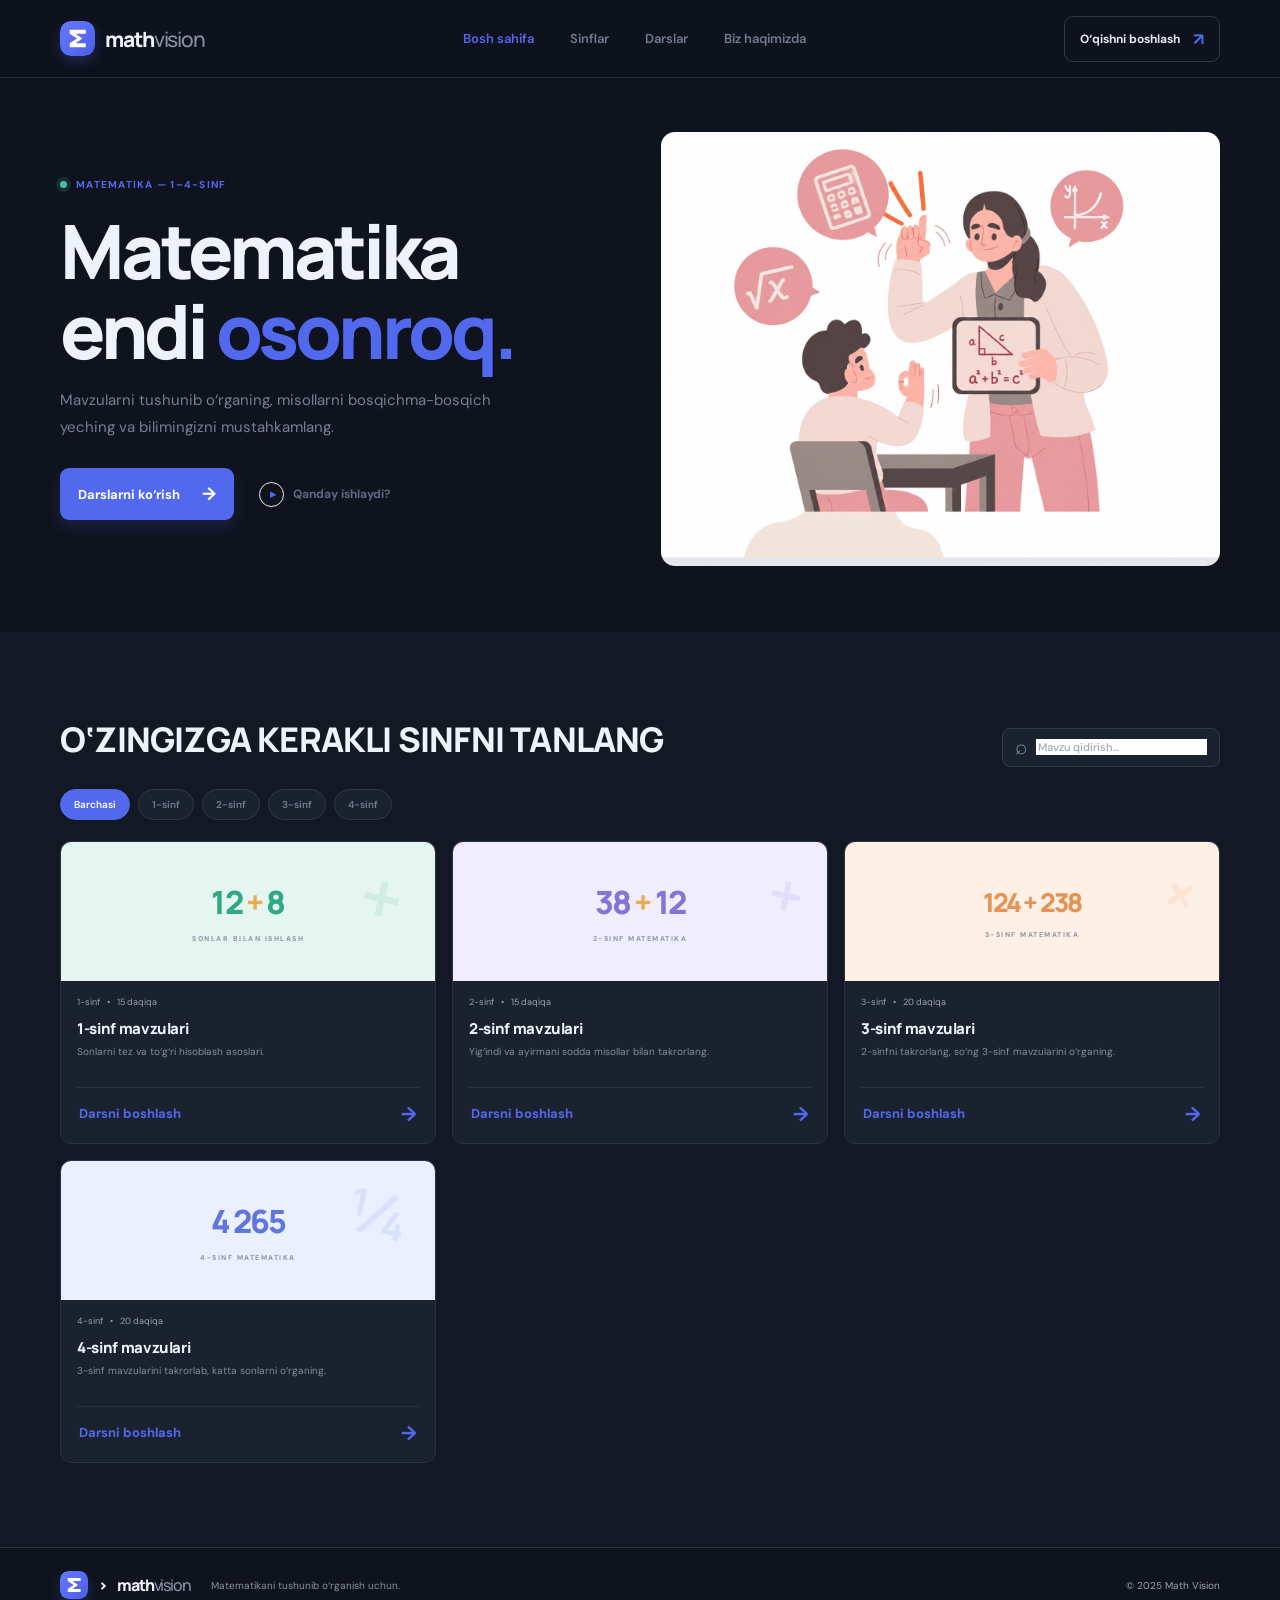
<file: index.html>
<!doctype html>
<html lang="uz">
  <head>
    <meta charset="UTF-8" />
    <meta name="viewport" content="width=device-width, initial-scale=1.0" />
    <meta name="theme-color" content="#f7f8fc" />
    <meta
      name="description"
      content="Matematika darslari va mashqlari 1–4-sinf o‘quvchilari uchun."
    />
    <title>Math Vision — matematika osonroq</title>
    <link rel="icon" href="logo.svg" type="image/svg+xml" />
    <link rel="preconnect" href="https://fonts.googleapis.com" />
    <link rel="preconnect" href="https://fonts.gstatic.com" crossorigin />
    <link
      href="https://fonts.googleapis.com/css2?family=DM+Sans:wght@400;500;600;700;800&family=Manrope:wght@400;500;600;700;800&display=swap"
      rel="stylesheet"
    />
    <link rel="stylesheet" href="style.css" />
  </head>
  <body>
    <header class="site-header">
      <a class="brand" href="#home" aria-label="Math Vision bosh sahifa"
        ><img class="brand-mark" src="logo.svg" alt="Math Vision logosi" />
        <span>math<span class="brand-light">vision</span></span></a
      >
      <nav class="main-nav" aria-label="Asosiy navigatsiya">
        <a class="nav-active" href="#home">Bosh sahifa</a
        ><a href="#lessons">Sinflar</a><a href="#lessons">Darslar</a
        ><a href="#about">Biz haqimizda</a>
      </nav>
      <a class="header-button" href="#lessons"
        >O‘qishni boshlash <span>↗</span></a
      >
      <button
        class="menu-toggle"
        aria-label="Menyuni ochish"
        aria-expanded="false"
      >
        ☰
      </button>
    </header>
    <main id="home">
      <section class="hero wrap">
        <div class="hero-copy">
          <div class="eyebrow">
            <span class="eyebrow-dot"></span> MATEMATIKA — 1–4-SINF
          </div>
          <h1>Matematika<br />endi <span>osonroq.</span></h1>
          <p class="hero-text">
            Mavzularni tushunib o‘rganing, misollarni bosqichma-bosqich yeching
            va bilimingizni mustahkamlang.
          </p>
          <div class="hero-actions">
            <a class="button button-primary" href="#lessons"
              >Darslarni ko‘rish <span>→</span></a
            ><a class="text-link" href="#lessons"
              ><span class="play-icon">▶</span> Qanday ishlaydi?</a
            >
          </div>
        </div>
        <div class="hero-image-space">
          <img
            class="hero-image"
            src="img/Пастельный урок математики с теоремой Пифагора.png"
            alt="O‘qituvchi o‘quvchiga matematika mavzusini tushuntirmoqda"
          />
        </div>
      </section>
      <section class="lesson-section" id="lessons">
        <div class="wrap">
          <div class="section-heading lesson-heading">
            <div>
              <h2>O‘ZINGIZGA KERAKLI SINFNI TANLANG</h2>
            </div>
            <label class="search-box"
              ><span>⌕</span
              ><input
                id="lesson-search"
                type="search"
                placeholder="Mavzu qidirish..."
                aria-label="Mavzu qidirish"
            /></label>
          </div>
          <div class="filter-row" aria-label="Sinf bo‘yicha saralash">
            <button class="filter-chip selected" data-filter="all">
              Barchasi</button
            ><button class="filter-chip" data-filter="1">1-sinf</button
            ><button class="filter-chip" data-filter="2">2-sinf</button
            ><button class="filter-chip" data-filter="3">3-sinf</button
            ><button class="filter-chip" data-filter="4">4-sinf</button>
          </div>
          <div class="lesson-grid" id="lesson-grid">
            <article
              class="lesson-card"
              data-grade="1"
              data-search="qo‘shish ayirish sonlar"
            >
              <div class="lesson-visual visual-mint">
                <span class="visual-number">12 <i>+</i> 8</span
                ><span class="visual-caption">SONLAR BILAN ISHLASH</span
                ><span class="visual-doodle">＋</span>
              </div>
              <div class="lesson-info">
                <div class="lesson-meta">
                  <span>1-sinf</span><span>•</span><span>15 daqiqa</span>
                </div>
                <h3>1-sinf mavzulari</h3>
                <p>Sonlarni tez va to‘g‘ri hisoblash asoslari.</p>
                <a href="dars.html?mavzu=qoshish" class="lesson-link"
                  >Darsni boshlash <span>→</span></a
                >
              </div>
            </article>
            <article
              class="lesson-card"
              data-grade="2"
              data-search="qo‘shish ayirish sonlar"
            >
              <div class="lesson-visual visual-lilac">
                <span class="visual-number">38 <i>+</i> 12</span
                ><span class="visual-caption">2-SINF MATEMATIKA</span
                ><span class="visual-doodle">+</span>
              </div>
              <div class="lesson-info">
                <div class="lesson-meta">
                  <span>2-sinf</span><span>•</span><span>15 daqiqa</span>
                </div>
                <h3>2-sinf mavzulari</h3>
                <p>Yig‘indi va ayirmani sodda misollar bilan takrorlang.</p>
                <a href="dars2.html" class="lesson-link"
                  >Darsni boshlash <span>→</span></a
                >
              </div>
            </article>
            <article
              class="lesson-card"
              data-grade="3"
              data-search="takrorlash qo‘shish ayirish qavsli ifodalar"
            >
              <div class="lesson-visual visual-peach">
                <span class="visual-number equation-visual">124 + 238</span
                ><span class="visual-caption">3-SINF MATEMATIKA</span
                ><span class="visual-doodle">×</span>
              </div>
              <div class="lesson-info">
                <div class="lesson-meta">
                  <span>3-sinf</span><span>•</span><span>20 daqiqa</span>
                </div>
                <h3>3-sinf mavzulari</h3>
                <p>2-sinfni takrorlang, so‘ng 3-sinf mavzularini o‘rganing.</p>
                <a href="dars3.html" class="lesson-link"
                  >Darsni boshlash <span>→</span></a
                >
              </div>
            </article>
            <article
              class="lesson-card"
              data-grade="4"
              data-search="kasr geometriya shakllar perimetr"
            >
              <div class="lesson-visual visual-blue">
                <span class="visual-number function-visual">4 265</span
                ><span class="visual-caption">4-SINF MATEMATIKA</span
                ><span class="visual-doodle">¼</span>
              </div>
              <div class="lesson-info">
                <div class="lesson-meta">
                  <span>4-sinf</span><span>•</span><span>20 daqiqa</span>
                </div>
                <h3>4-sinf mavzulari</h3>
                <p>3-sinf mavzularini takrorlab, katta sonlarni o‘rganing.</p>
                <a href="dars4.html" class="lesson-link"
                  >Darsni boshlash <span>→</span></a
                >
              </div>
            </article>
          </div>
          <p class="empty-state" id="empty-state" hidden>
            Mos mavzu topilmadi. Boshqa so‘z bilan qidirib ko‘ring.
          </p>
        </div>
      </section>
    </main>
    <footer class="footer">
      <div class="wrap footer-inner">
        <a class="brand footer-brand" href="#home"
          ><img class="brand-mark" src="logo.svg" alt="Math Vision logosi" />
          ><span>math<span class="brand-light">vision</span></span></a
        >
        <p>Matematikani tushunib o‘rganish uchun.</p>
        <span>© 2025 Math Vision</span>
      </div>
    </footer>
    <script src="script.js"></script>
    <!--
      const filterButtons = document.querySelectorAll(".filter-chip");
      const lessonCards = document.querySelectorAll(".lesson-card");
      const searchInput = document.querySelector("#lesson-search");
      const emptyState = document.querySelector("#empty-state");
      let activeFilter = "all";
      function updateLessons() {
        const query = searchInput.value.trim().toLocaleLowerCase("uz");
        let visible = 0;
        lessonCards.forEach((card) => {
          const gradeMatches =
            activeFilter === "all" || card.dataset.grade === activeFilter;
          const textMatches =
            card.dataset.search.toLocaleLowerCase("uz").includes(query) ||
            card
              .querySelector("h3")
              .textContent.toLocaleLowerCase("uz")
              .includes(query);
          card.hidden = !(gradeMatches && textMatches);
          if (!card.hidden) visible++;
        });
        emptyState.hidden = visible > 0;
      }
      filterButtons.forEach((button) =>
        button.addEventListener("click", () => {
          activeFilter = button.dataset.filter;
          filterButtons.forEach((item) =>
            item.classList.toggle("selected", item === button),
          );
          updateLessons();
        }),
      );
      searchInput.addEventListener("input", updateLessons);
      document.querySelectorAll(".class-card").forEach((card) =>
        card.addEventListener("click", () => {
          activeFilter = card.dataset.grade;
          filterButtons.forEach((item) =>
            item.classList.toggle(
              "selected",
              item.dataset.filter === activeFilter,
            ),
          );
          updateLessons();
        }),
      );
      const menuToggle = document.querySelector(".menu-toggle");
      menuToggle.addEventListener("click", () => {
        const isOpen = menuToggle.getAttribute("aria-expanded") === "true";
        menuToggle.setAttribute("aria-expanded", String(!isOpen));
        document
          .querySelector(".main-nav")
          .classList.toggle("nav-open", !isOpen);
      });
      document.querySelectorAll(".main-nav a").forEach((link) =>
        link.addEventListener("click", () => {
          document.querySelector(".main-nav").classList.remove("nav-open");
          menuToggle.setAttribute("aria-expanded", "false");
        }),
      );
    -->
  </body>
</html>
</file>
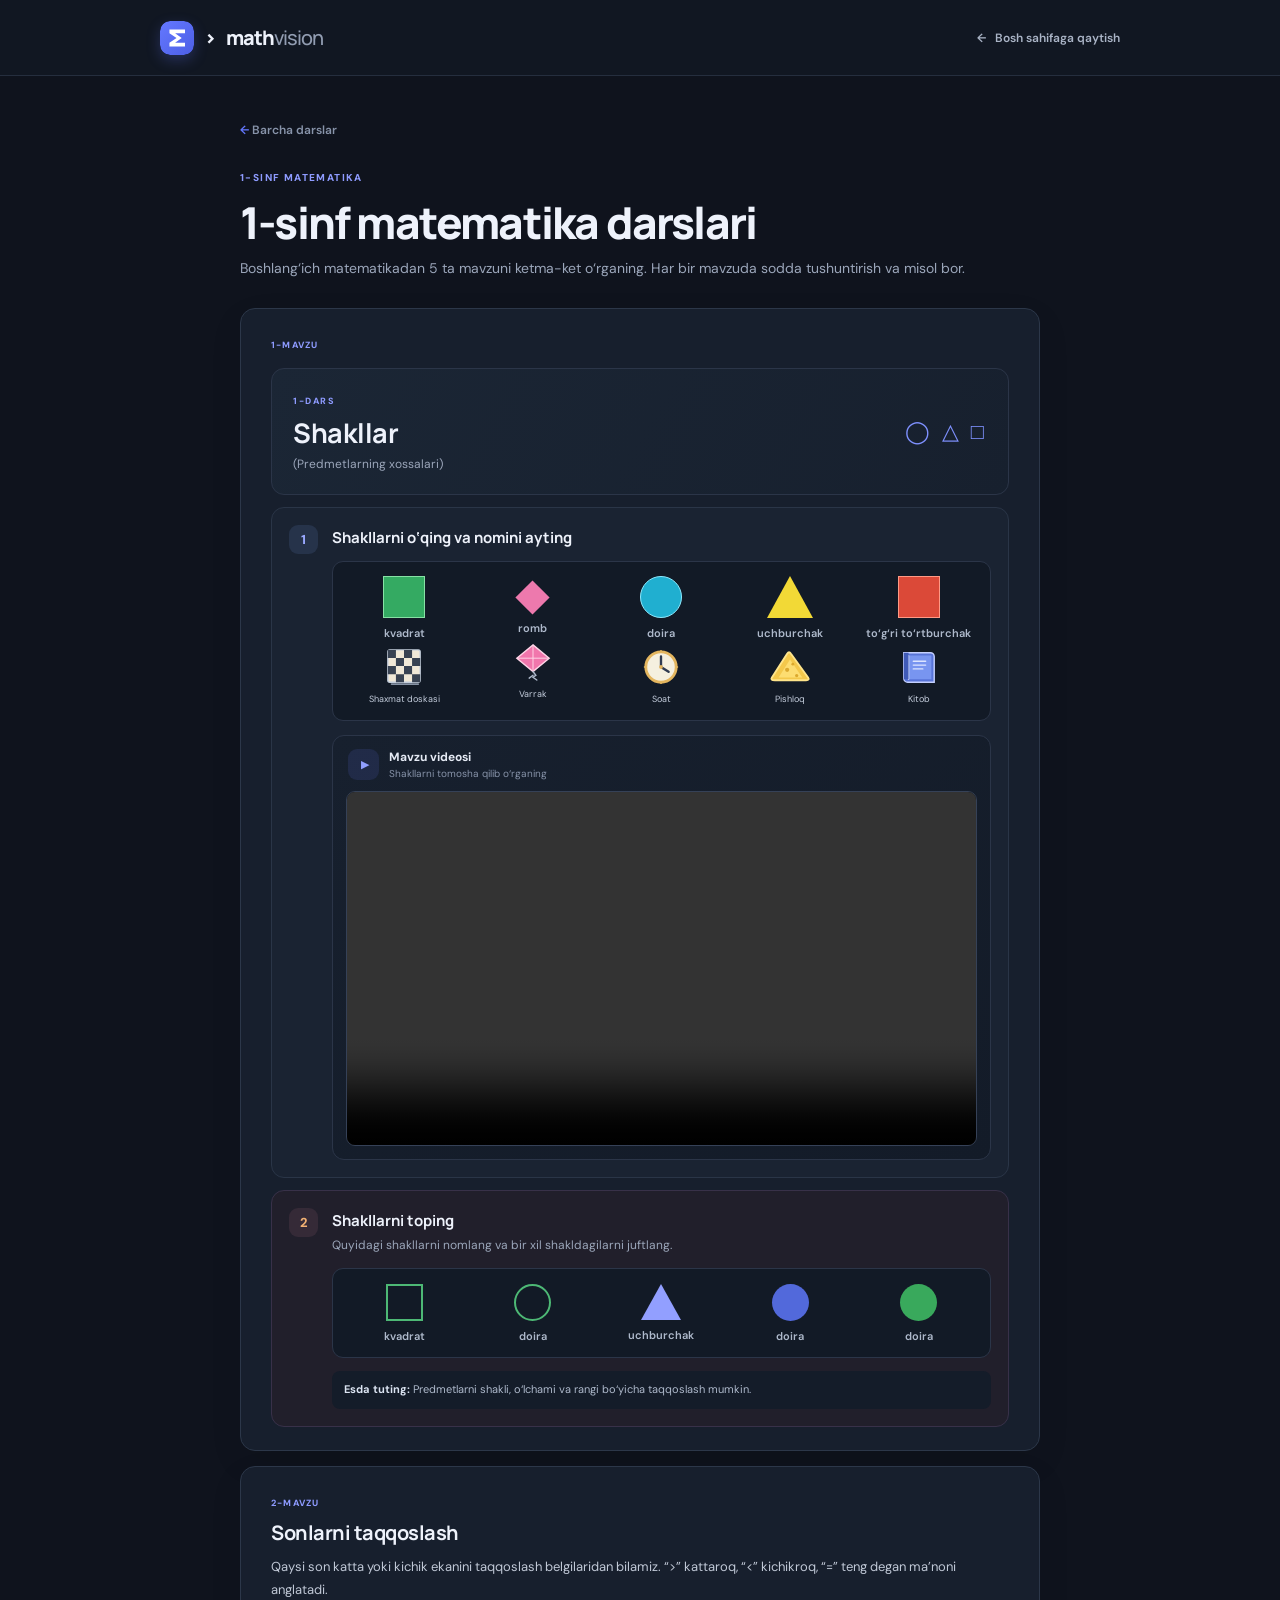
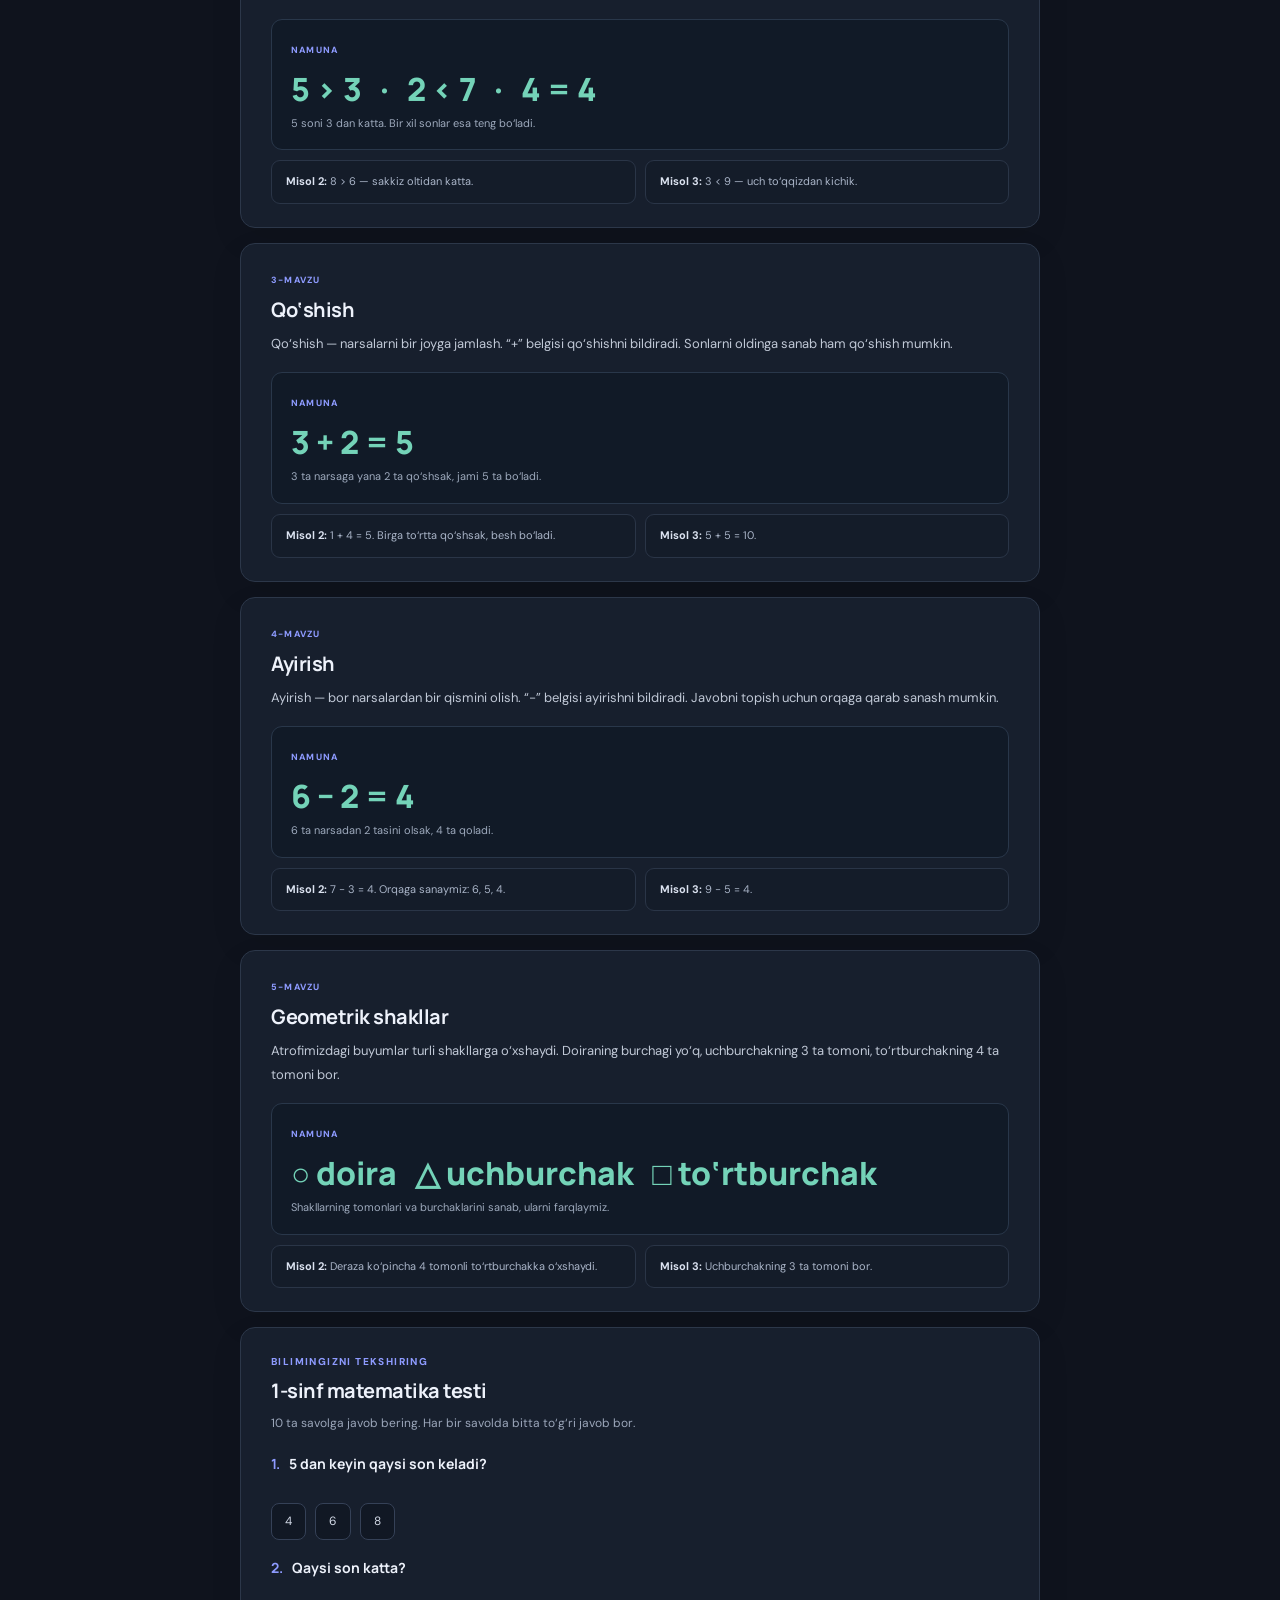
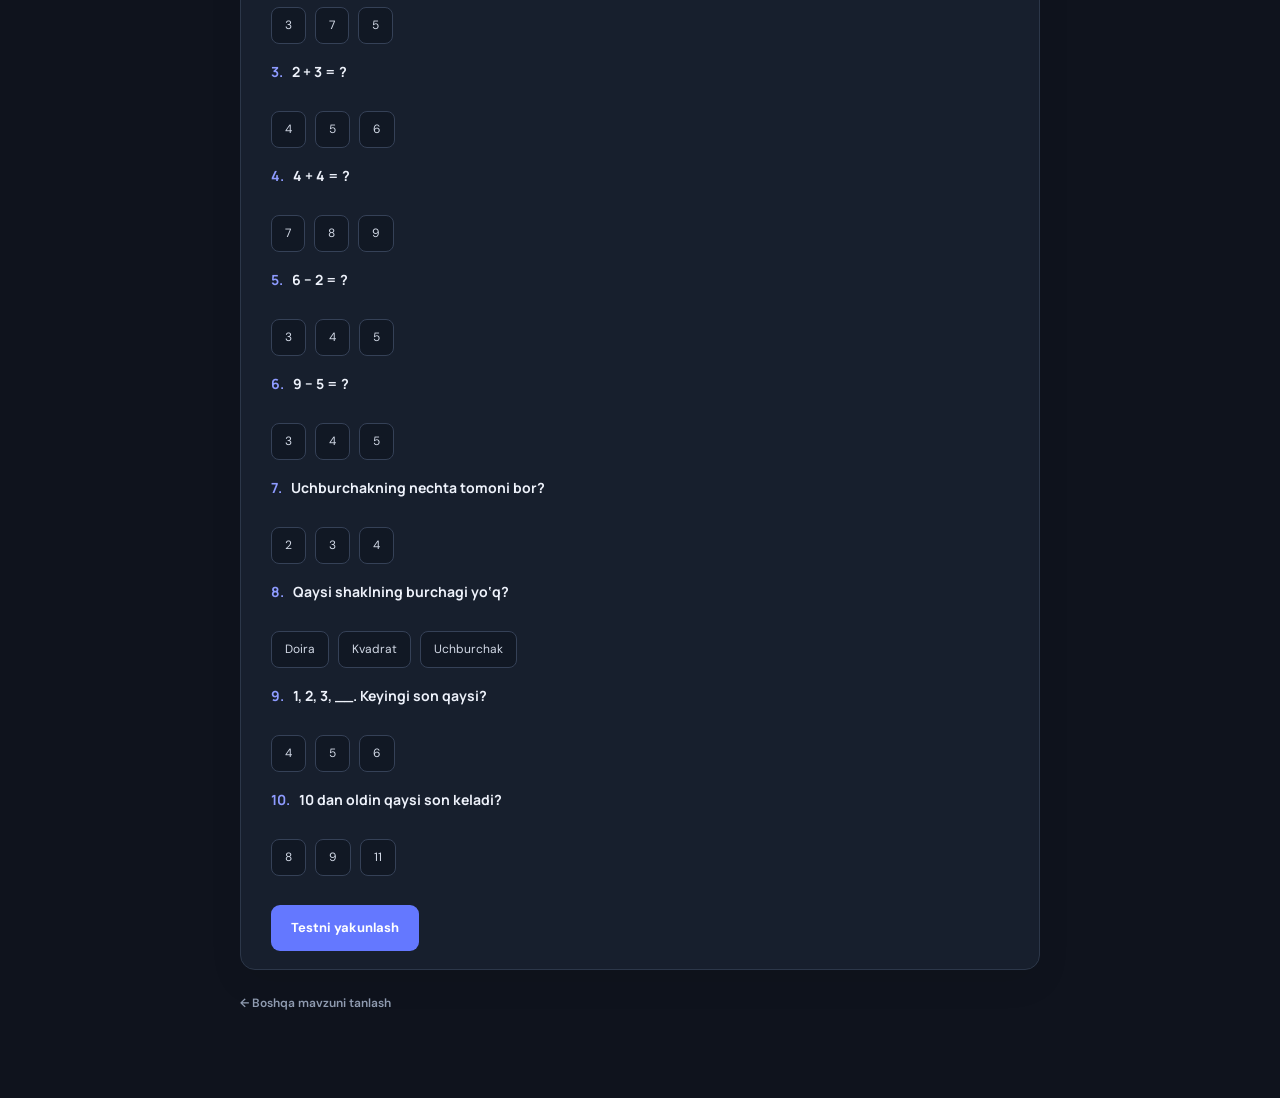
<file: dars.html>
<!doctype html>
<html lang="uz">
  <head>
    <meta charset="UTF-8" />
    <meta name="viewport" content="width=device-width, initial-scale=1.0" />
    <meta name="theme-color" content="#0f131d" />
    <title>Dars — Math Vision</title>
    <link rel="icon" href="logo.svg" type="image/svg+xml" />
    <link rel="preconnect" href="https://fonts.googleapis.com" />
    <link rel="preconnect" href="https://fonts.gstatic.com" crossorigin />
    <link
      href="https://fonts.googleapis.com/css2?family=DM+Sans:wght@400;500;600;700;800&family=Manrope:wght@400;500;600;700;800&display=swap"
      rel="stylesheet"
    />
    <link rel="stylesheet" href="dars.css" />
  </head>
  <body>
    <header class="lesson-header">
      <a class="brand" href="index.html"
        ><img class="brand-mark" src="logo.svg" alt="Math Vision logosi" />
        ><span>math<span class="brand-light">vision</span></span></a
      >
      <a class="back-link" href="index.html"
        >← <span>Bosh sahifaga qaytish</span></a
      >
    </header>
    <main class="lesson-page">
      <a class="back-small" href="index.html">← Barcha darslar</a>
      <section class="lesson-intro">
        <span class="lesson-tag">1-SINF MATEMATIKA</span>
        <h1>1-sinf matematika darslari</h1>
        <p>
          Boshlang‘ich matematikadan 5 ta mavzuni ketma-ket o‘rganing. Har bir
          mavzuda sodda tushuntirish va misol bor.
        </p>
      </section>
      <div class="topic-list">
        <section class="learn-card topic-card">
          <span class="topic-number">1-MAVZU</span>
          <div class="topic-one">
            <div class="topic-one-heading">
              <div>
                <span class="section-kicker">1-DARS</span>
                <h2>Shakllar</h2>
                <p>(Predmetlarning xossalari)</p>
              </div>
              <span class="topic-one-mark" aria-hidden="true">◯ △ □</span>
            </div>

            <article class="topic-one-task">
              <span class="task-index">1</span>
              <div class="task-body">
                <h3>Shakllarni o‘qing va nomini ayting</h3>
                <div
                  class="shape-scene"
                  aria-label="Turli rang va shakldagi buyumlar"
                >
                  <span class="named-shape"
                    ><i class="scene-shape scene-square"></i><b>kvadrat</b
                    ><svg
                      class="real-shape"
                      viewBox="0 0 48 40"
                      role="img"
                      aria-label="Shaxmat doskasi"
                    >
                      <rect
                        x="7"
                        y="2"
                        width="34"
                        height="34"
                        rx="2"
                        fill="#f0e8d7"
                        stroke="#c4cedc"
                        stroke-width="1.5"
                      />
                      <path
                        d="M7 2h8.5v8.5H7zm17 0h8.5v8.5H24zM15.5 10.5H24V19h-8.5zm17 0H41V19h-8.5zM7 19h8.5v8.5H7zm17 0h8.5v8.5H24zM15.5 27.5H24V36h-8.5zm17 0H41V36h-8.5z"
                        fill="#384252"
                      />
                      <path
                        d="M11 38h28"
                        stroke="#8793a5"
                        stroke-width="2"
                        stroke-linecap="round"
                      /></svg
                    ><small class="real-shape-name"
                      >Shaxmat doskasi</small
                    ></span
                  >
                  <span class="named-shape"
                    ><i class="scene-shape scene-diamond"></i><b>romb</b
                    ><svg
                      class="real-shape"
                      viewBox="0 0 48 40"
                      role="img"
                      aria-label="Romb shaklidagi varrak"
                    >
                      <path
                        d="M24 2 41 16 24 30 7 16 24 2Z"
                        fill="#f176ac"
                        stroke="#ffd5e7"
                        stroke-width="1.5"
                      />
                      <path
                        d="M24 3v26M8 16h32"
                        stroke="#ffd5e7"
                        stroke-width="1"
                      />
                      <path
                        d="m24 30 3 4-3 2 4 3m-4-5-4 3"
                        fill="none"
                        stroke="#aeb9cb"
                        stroke-width="1.5"
                        stroke-linecap="round"
                      /></svg
                    ><small class="real-shape-name">Varrak</small></span
                  >
                  <span class="named-shape"
                    ><i class="scene-shape scene-circle"></i><b>doira</b
                    ><svg
                      class="real-shape"
                      viewBox="0 0 48 40"
                      role="img"
                      aria-label="Doira shaklidagi soat"
                    >
                      <circle
                        cx="24"
                        cy="20"
                        r="16"
                        fill="#f5f0df"
                        stroke="#e4b65f"
                        stroke-width="3"
                      />
                      <path
                        d="M24 9v11l8 5"
                        fill="none"
                        stroke="#303b50"
                        stroke-width="2.5"
                        stroke-linecap="round"
                      />
                      <circle cx="24" cy="20" r="2" fill="#e4b65f" />
                      <path
                        d="M24 2v3m0 30v3M6 20h3m30 0h3"
                        stroke="#e4b65f"
                        stroke-width="1.5"
                      /></svg
                    ><small class="real-shape-name">Soat</small></span
                  >
                  <span class="named-shape"
                    ><i class="scene-shape scene-triangle"></i><b>uchburchak</b
                    ><svg
                      class="real-shape"
                      viewBox="0 0 48 40"
                      role="img"
                      aria-label="Uchburchak shaklidagi pishloq"
                    >
                      <path
                        d="M5 31 21 6q2-3 4 0l18 25q2 3-2 3H8q-5 0-3-3Z"
                        fill="#f4c84b"
                        stroke="#ffe58b"
                        stroke-width="2"
                      />
                      <path
                        d="m12 31 12-19 13 19H12Z"
                        fill="#ffe27a"
                        opacity=".8"
                      />
                      <circle cx="21" cy="23" r="2.2" fill="#dba82e" />
                      <circle cx="31" cy="29" r="1.7" fill="#dba82e" />
                      <circle cx="27" cy="17" r="1.5" fill="#dba82e" /></svg
                    ><small class="real-shape-name">Pishloq</small></span
                  >
                  <span class="named-shape"
                    ><i class="scene-shape scene-rectangle"></i
                    ><b>to‘g‘ri to‘rtburchak</b
                    ><svg
                      class="real-shape"
                      viewBox="0 0 48 40"
                      role="img"
                      aria-label="Kitob"
                    >
                      <path
                        d="M8 5h28a4 4 0 0 1 4 4v27H12a4 4 0 0 1-4-4V5Z"
                        fill="#5874d8"
                        stroke="#c4d0ff"
                        stroke-width="1.5"
                      />
                      <path
                        d="M13 8h24v25H13a4 4 0 0 1-4-4V12a4 4 0 0 1 4-4Z"
                        fill="#7895f0"
                      />
                      <path
                        d="M13 8v25m5-19h13m-13 4h13m-13 4h10"
                        stroke="#dce5ff"
                        stroke-width="1.5"
                        stroke-linecap="round"
                      />
                      <path d="M8 5h5v28H8" fill="#405bb8" /></svg
                    ><small class="real-shape-name">Kitob</small></span
                  >
                </div>
                <div class="topic-video">
                  <div class="topic-video-heading">
                    <span class="video-play-mark" aria-hidden="true">▶</span>
                    <div>
                      <b>Mavzu videosi</b
                      ><small>Shakllarni tomosha qilib o‘rganing</small>
                    </div>
                  </div>
                  <video
                    controls
                    playsinline
                    preload="metadata"
                    aria-label="Shakllar mavzusi bo‘yicha video dars"
                  >
                    <source
                      src="https://res.cloudinary.com/puqw9g41/video/upload/v1791808458/2026-10-11_22.04.06.mp4"
                      type="video/mp4"
                    />
                    Brauzeringiz video formatini qo‘llab-quvvatlamaydi.
                  </video>
                </div>
              </div>
            </article>

            <article class="topic-one-task topic-one-task-warm">
              <span class="task-index">2</span>
              <div class="task-body">
                <h3>Shakllarni toping</h3>
                <p>
                  Quyidagi shakllarni nomlang va bir xil shakldagilarni
                  juftlang.
                </p>
                <div
                  class="shape-pairs"
                  aria-label="Shakllarning konturli va bo‘yalgan namunalari"
                >
                  <span class="named-shape"
                    ><i class="pair-shape pair-square"></i><b>kvadrat</b></span
                  >
                  <span class="named-shape"
                    ><i class="pair-shape pair-circle-outline"></i
                    ><b>doira</b></span
                  >
                  <span class="named-shape"
                    ><i class="pair-shape pair-triangle-outline"></i
                    ><b>uchburchak</b></span
                  >
                  <span class="named-shape"
                    ><i class="pair-shape pair-circle-filled"></i
                    ><b>doira</b></span
                  >
                  <span class="named-shape"
                    ><i class="pair-shape pair-circle-green"></i
                    ><b>doira</b></span
                  >
                </div>
                <div class="task-question">
                  <b>Esda tuting:</b> Predmetlarni shakli, o‘lchami va rangi
                  bo‘yicha taqqoslash mumkin.
                </div>
              </div>
            </article>
          </div>
        </section>
        <section class="learn-card topic-card">
          <span class="topic-number">2-MAVZU</span>
          <h2>Sonlarni taqqoslash</h2>
          <p>
            Qaysi son katta yoki kichik ekanini taqqoslash belgilaridan bilamiz.
            “&gt;” kattaroq, “&lt;” kichikroq, “=” teng degan ma’noni anglatadi.
          </p>
          <div class="example-box">
            <span class="example-label">NAMUNA</span>
            <div>5 &gt; 3 &nbsp; · &nbsp; 2 &lt; 7 &nbsp; · &nbsp; 4 = 4</div>
            <p>5 soni 3 dan katta. Bir xil sonlar esa teng bo‘ladi.</p>
          </div>
          <div class="extra-examples">
            <p><b>Misol 2:</b> 8 &gt; 6 — sakkiz oltidan katta.</p>
            <p><b>Misol 3:</b> 3 &lt; 9 — uch to‘qqizdan kichik.</p>
          </div>
        </section>
        <section class="learn-card topic-card">
          <span class="topic-number">3-MAVZU</span>
          <h2>Qo‘shish</h2>
          <p>
            Qo‘shish — narsalarni bir joyga jamlash. “+” belgisi qo‘shishni
            bildiradi. Sonlarni oldinga sanab ham qo‘shish mumkin.
          </p>
          <div class="example-box">
            <span class="example-label">NAMUNA</span>
            <div>3 + 2 = 5</div>
            <p>3 ta narsaga yana 2 ta qo‘shsak, jami 5 ta bo‘ladi.</p>
          </div>
          <div class="extra-examples">
            <p>
              <b>Misol 2:</b> 1 + 4 = 5. Birga to‘rtta qo‘shsak, besh bo‘ladi.
            </p>
            <p><b>Misol 3:</b> 5 + 5 = 10.</p>
          </div>
        </section>
        <section class="learn-card topic-card">
          <span class="topic-number">4-MAVZU</span>
          <h2>Ayirish</h2>
          <p>
            Ayirish — bor narsalardan bir qismini olish. “−” belgisi ayirishni
            bildiradi. Javobni topish uchun orqaga qarab sanash mumkin.
          </p>
          <div class="example-box">
            <span class="example-label">NAMUNA</span>
            <div>6 − 2 = 4</div>
            <p>6 ta narsadan 2 tasini olsak, 4 ta qoladi.</p>
          </div>
          <div class="extra-examples">
            <p><b>Misol 2:</b> 7 − 3 = 4. Orqaga sanaymiz: 6, 5, 4.</p>
            <p><b>Misol 3:</b> 9 − 5 = 4.</p>
          </div>
        </section>
        <section class="learn-card topic-card">
          <span class="topic-number">5-MAVZU</span>
          <h2>Geometrik shakllar</h2>
          <p>
            Atrofimizdagi buyumlar turli shakllarga o‘xshaydi. Doiraning
            burchagi yo‘q, uchburchakning 3 ta tomoni, to‘rtburchakning 4 ta
            tomoni bor.
          </p>
          <div class="example-box">
            <span class="example-label">NAMUNA</span>
            <div>○ doira &nbsp; △ uchburchak &nbsp; □ to‘rtburchak</div>
            <p>
              Shakllarning tomonlari va burchaklarini sanab, ularni farqlaymiz.
            </p>
          </div>
          <div class="extra-examples">
            <p>
              <b>Misol 2:</b> Deraza ko‘pincha 4 tomonli to‘rtburchakka
              o‘xshaydi.
            </p>
            <p><b>Misol 3:</b> Uchburchakning 3 ta tomoni bor.</p>
          </div>
        </section>
      </div>
      <section class="practice-card quiz-card" aria-labelledby="quiz-title">
        <div class="section-kicker">BILIMINGIZNI TEKSHIRING</div>
        <h2 id="quiz-title">1-sinf matematika testi</h2>
        <p class="practice-hint">
          10 ta savolga javob bering. Har bir savolda bitta to‘g‘ri javob bor.
        </p>
        <form id="quiz-form">
          <div id="quiz-questions"></div>
          <button class="quiz-submit" type="submit">Testni yakunlash</button>
        </form>
        <div
          class="quiz-result"
          id="quiz-result"
          role="status"
          aria-live="polite"
        ></div>
      </section>
      <a class="bottom-back" href="index.html">← Boshqa mavzuni tanlash</a>
    </main>
    <script>
      const questions = [
        {
          q: "5 dan keyin qaysi son keladi?",
          options: ["4", "6", "8"],
          answer: 1,
        },
        { q: "Qaysi son katta?", options: ["3", "7", "5"], answer: 1 },
        { q: "2 + 3 = ?", options: ["4", "5", "6"], answer: 1 },
        { q: "4 + 4 = ?", options: ["7", "8", "9"], answer: 1 },
        { q: "6 − 2 = ?", options: ["3", "4", "5"], answer: 1 },
        { q: "9 − 5 = ?", options: ["3", "4", "5"], answer: 1 },
        {
          q: "Uchburchakning nechta tomoni bor?",
          options: ["2", "3", "4"],
          answer: 1,
        },
        {
          q: "Qaysi shaklning burchagi yo‘q?",
          options: ["Doira", "Kvadrat", "Uchburchak"],
          answer: 0,
        },
        {
          q: "1, 2, 3, __. Keyingi son qaysi?",
          options: ["4", "5", "6"],
          answer: 0,
        },
        {
          q: "10 dan oldin qaysi son keladi?",
          options: ["8", "9", "11"],
          answer: 1,
        },
      ];
      const quizQuestions = document.querySelector("#quiz-questions");
      questions.forEach((question, index) => {
        const fieldset = document.createElement("fieldset");
        fieldset.className = "quiz-question";
        fieldset.innerHTML = `<legend><span>${index + 1}.</span> ${question.q}</legend><div class="quiz-options">${question.options.map((option, optionIndex) => `<label><input type="radio" name="question-${index}" value="${optionIndex}"><span>${option}</span></label>`).join("")}</div>`;
        quizQuestions.append(fieldset);
      });
      document
        .querySelector("#quiz-form")
        .addEventListener("submit", (event) => {
          event.preventDefault();
          const form = new FormData(event.currentTarget);
          let score = 0;
          let unanswered = 0;
          questions.forEach((question, index) => {
            const answer = form.get(`question-${index}`);
            if (answer === null) unanswered++;
            else if (Number(answer) === question.answer) score++;
          });
          const result = document.querySelector("#quiz-result");
          if (unanswered) {
            result.textContent = `Yana ${unanswered} ta savolga javob bering.`;
            result.className = "quiz-result result-reminder";
            return;
          }
          result.textContent = `Natijangiz: ${score} / ${questions.length}. ${score >= 8 ? "Barakalla, juda yaxshi!" : "Yaxshi urinish! Mavzularni yana bir ko‘rib chiqing."}`;
          result.className = `quiz-result ${score >= 8 ? "result-success" : "result-reminder"}`;
          result.scrollIntoView({ behavior: "smooth", block: "center" });
        });
    </script>
  </body>
</html>
</file>
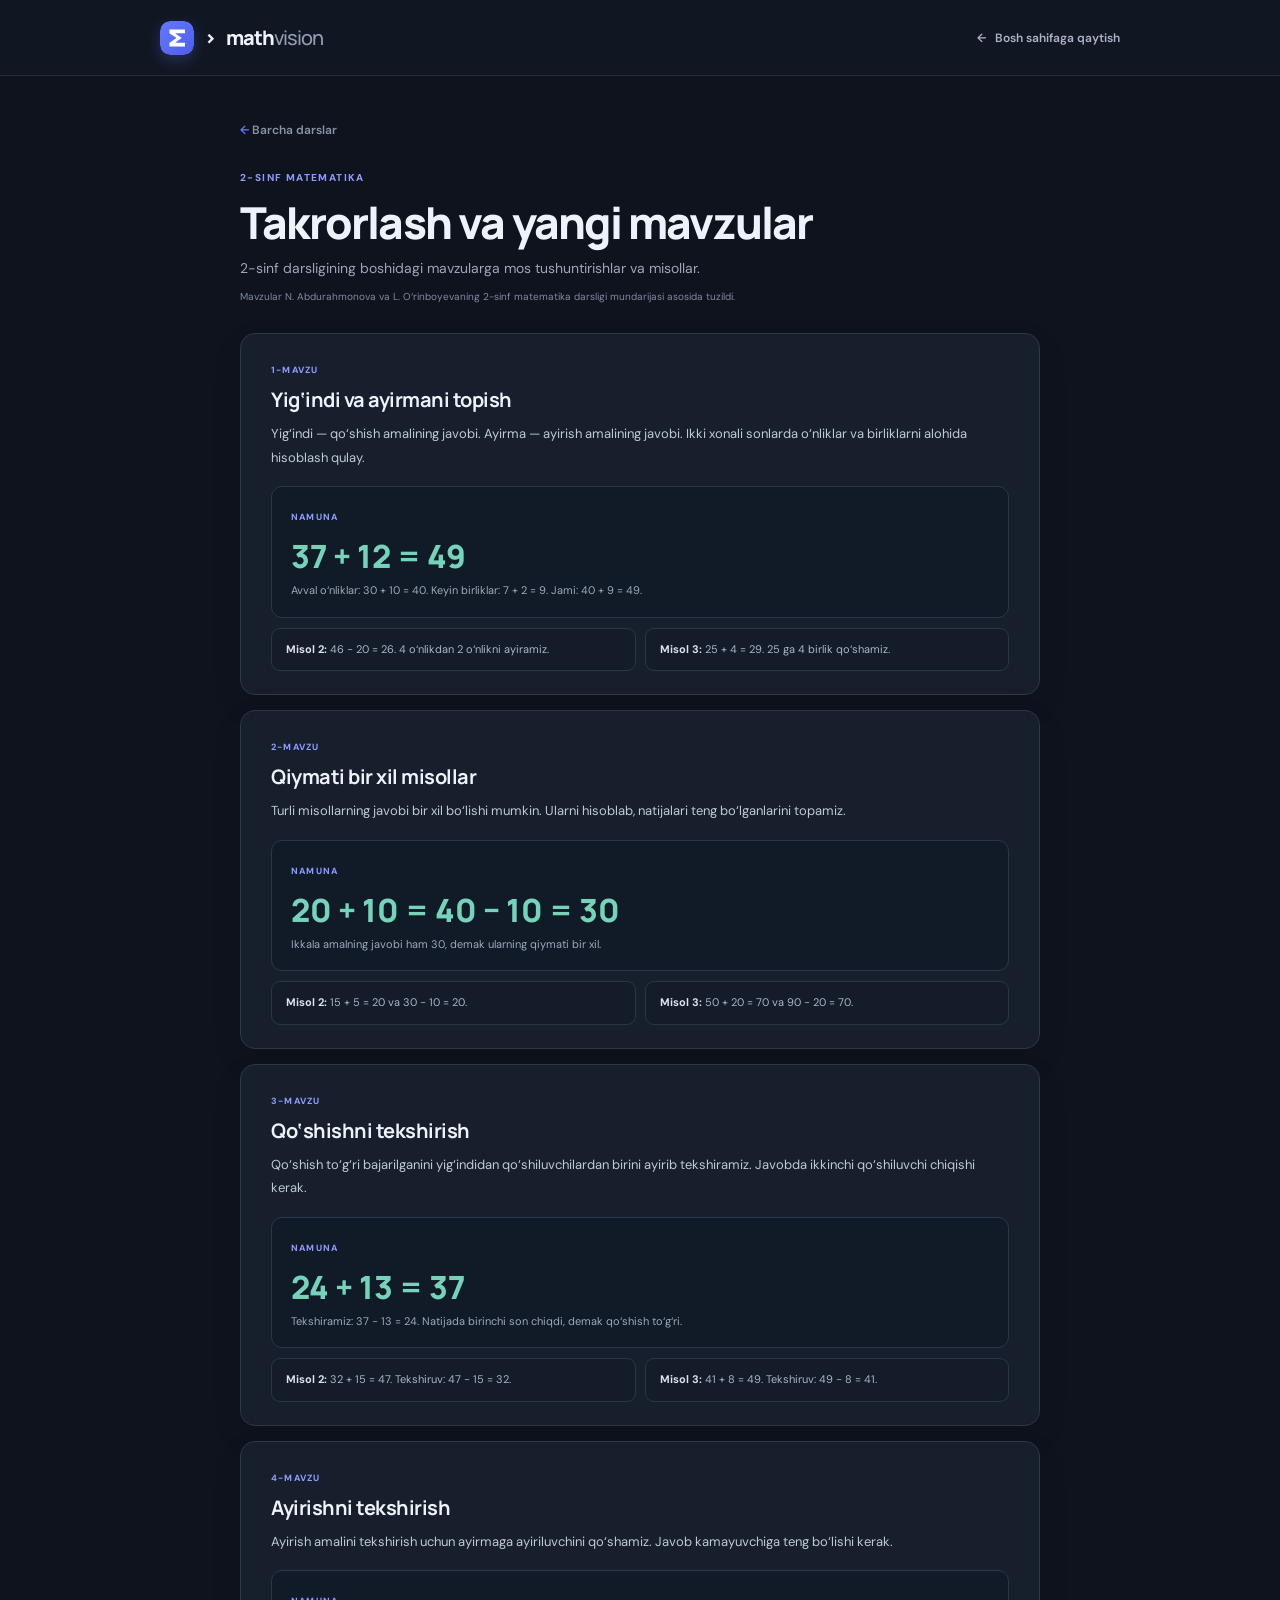
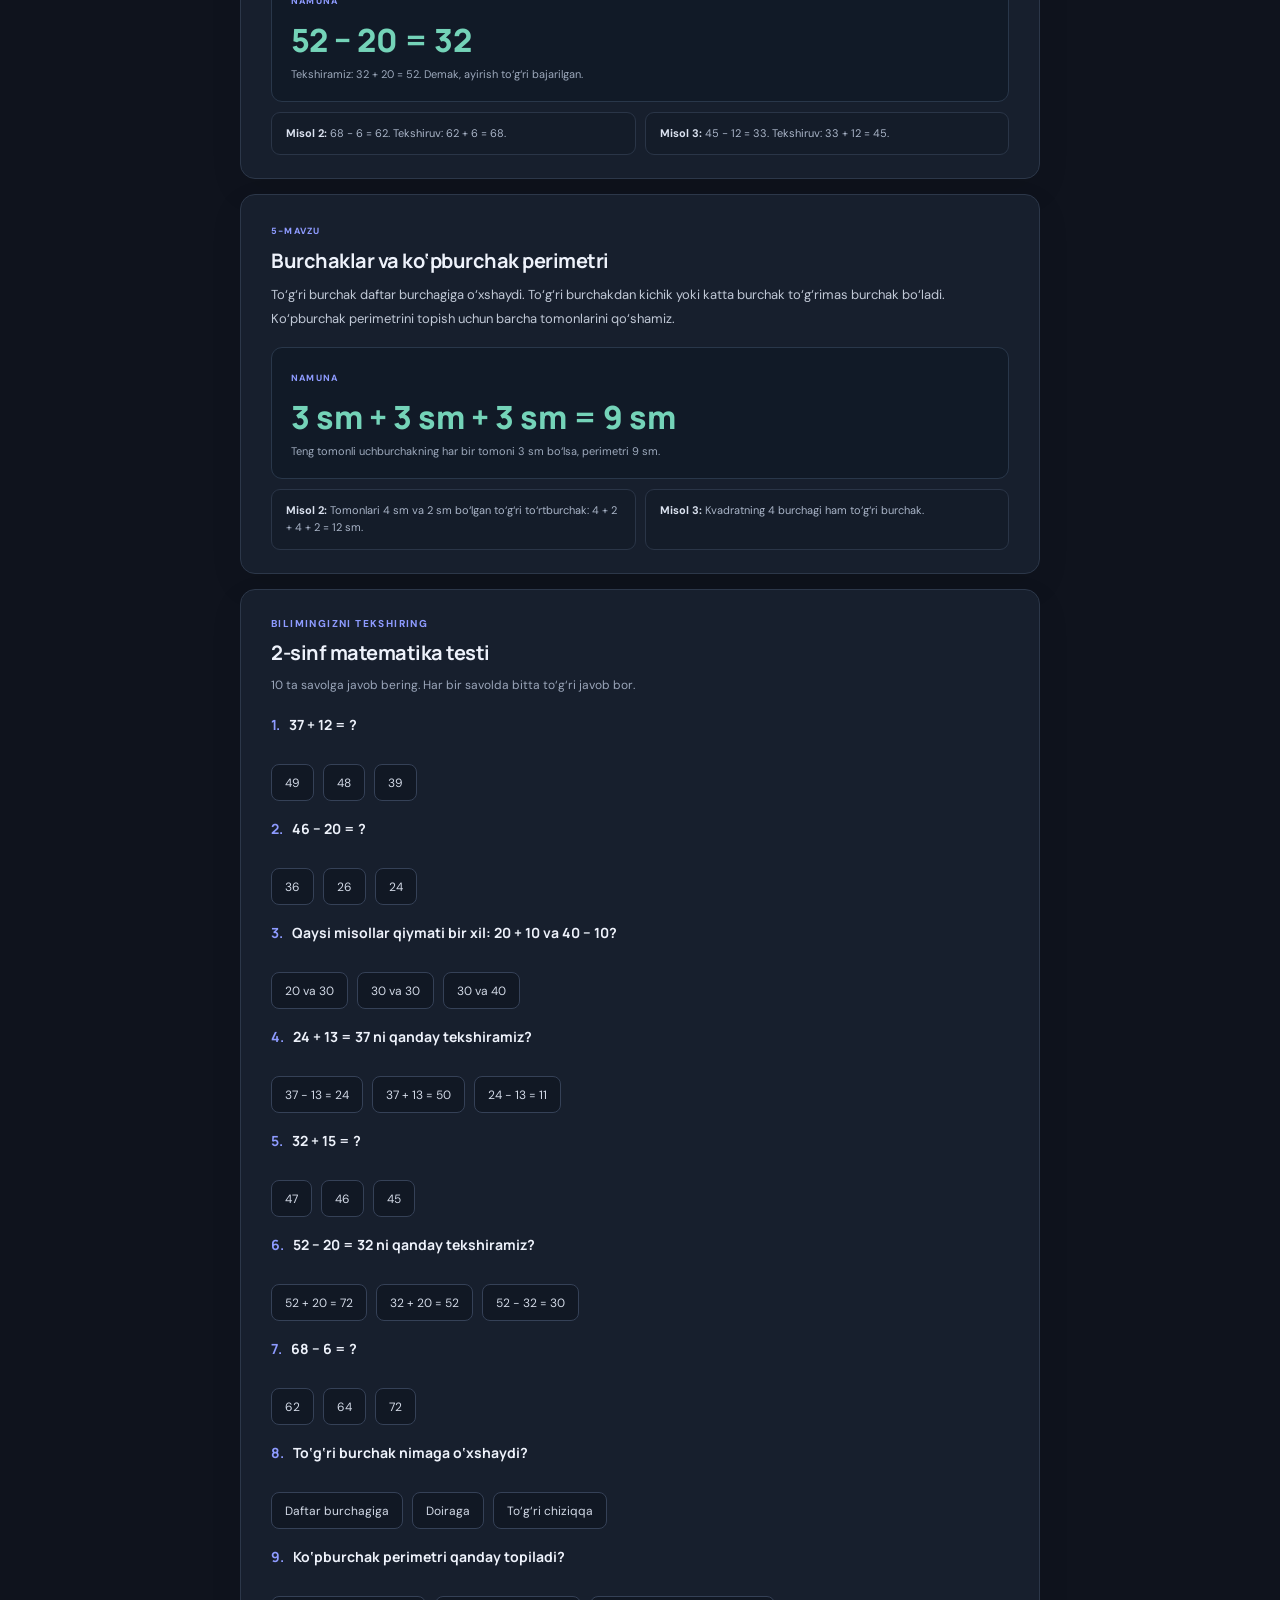
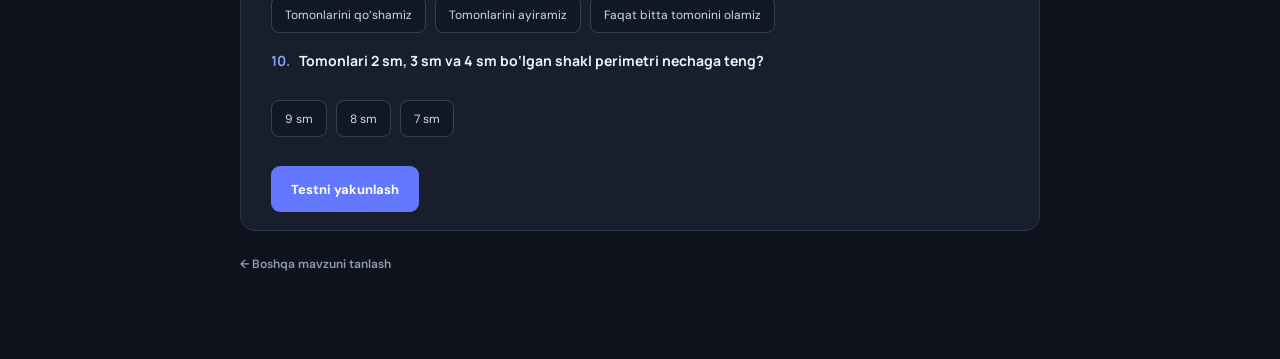
<file: dars2.html>
<!doctype html>
<html lang="uz">
  <head>
    <meta charset="UTF-8" />
    <meta name="viewport" content="width=device-width, initial-scale=1.0" />
    <meta name="theme-color" content="#0f131d" />
    <meta
      name="description"
      content="2-sinf matematika: darslik asosidagi mavzular, misollar va test."
    />
    <title>2-sinf matematika — Math Vision</title>
    <link rel="icon" href="logo.svg" type="image/svg+xml" />
    <link rel="preconnect" href="https://fonts.googleapis.com" />
    <link rel="preconnect" href="https://fonts.gstatic.com" crossorigin />
    <link
      href="https://fonts.googleapis.com/css2?family=DM+Sans:wght@400;500;600;700;800&family=Manrope:wght@400;500;600;700;800&display=swap"
      rel="stylesheet"
    />
    <link rel="stylesheet" href="dars.css" />
  </head>
  <body>
    <header class="lesson-header">
      <a class="brand" href="index.html"
        ><img class="brand-mark" src="logo.svg" alt="Math Vision logosi" />
        ><span>math<span class="brand-light">vision</span></span></a
      >
      <a class="back-link" href="index.html"
        >← <span>Bosh sahifaga qaytish</span></a
      >
    </header>
    <main class="lesson-page">
      <a class="back-small" href="index.html#lessons">← Barcha darslar</a>
      <section class="lesson-intro">
        <span class="lesson-tag">2-SINF MATEMATIKA</span>
        <h1>Takrorlash va yangi mavzular</h1>
        <p>
          2-sinf darsligining boshidagi mavzularga mos tushuntirishlar va
          misollar.
        </p>
        <p class="source-note">
          Mavzular N. Abdurahmonova va L. O‘rinboyevaning 2-sinf matematika
          darsligi mundarijasi asosida tuzildi.
        </p>
      </section>
      <div class="topic-list">
        <section class="learn-card topic-card">
          <span class="topic-number">1-MAVZU</span>
          <h2>Yig‘indi va ayirmani topish</h2>
          <p>
            Yig‘indi — qo‘shish amalining javobi. Ayirma — ayirish amalining
            javobi. Ikki xonali sonlarda o‘nliklar va birliklarni alohida
            hisoblash qulay.
          </p>
          <div class="example-box">
            <span class="example-label">NAMUNA</span>
            <div>37 + 12 = 49</div>
            <p>
              Avval o‘nliklar: 30 + 10 = 40. Keyin birliklar: 7 + 2 = 9. Jami:
              40 + 9 = 49.
            </p>
          </div>
          <div class="extra-examples">
            <p>
              <b>Misol 2:</b> 46 − 20 = 26. 4 o‘nlikdan 2 o‘nlikni ayiramiz.
            </p>
            <p><b>Misol 3:</b> 25 + 4 = 29. 25 ga 4 birlik qo‘shamiz.</p>
          </div>
        </section>
        <section class="learn-card topic-card">
          <span class="topic-number">2-MAVZU</span>
          <h2>Qiymati bir xil misollar</h2>
          <p>
            Turli misollarning javobi bir xil bo‘lishi mumkin. Ularni hisoblab,
            natijalari teng bo‘lganlarini topamiz.
          </p>
          <div class="example-box">
            <span class="example-label">NAMUNA</span>
            <div>20 + 10 = 40 − 10 = 30</div>
            <p>
              Ikkala amalning javobi ham 30, demak ularning qiymati bir xil.
            </p>
          </div>
          <div class="extra-examples">
            <p><b>Misol 2:</b> 15 + 5 = 20 va 30 − 10 = 20.</p>
            <p><b>Misol 3:</b> 50 + 20 = 70 va 90 − 20 = 70.</p>
          </div>
        </section>
        <section class="learn-card topic-card">
          <span class="topic-number">3-MAVZU</span>
          <h2>Qo‘shishni tekshirish</h2>
          <p>
            Qo‘shish to‘g‘ri bajarilganini yig‘indidan qo‘shiluvchilardan birini
            ayirib tekshiramiz. Javobda ikkinchi qo‘shiluvchi chiqishi kerak.
          </p>
          <div class="example-box">
            <span class="example-label">NAMUNA</span>
            <div>24 + 13 = 37</div>
            <p>
              Tekshiramiz: 37 − 13 = 24. Natijada birinchi son chiqdi, demak
              qo‘shish to‘g‘ri.
            </p>
          </div>
          <div class="extra-examples">
            <p><b>Misol 2:</b> 32 + 15 = 47. Tekshiruv: 47 − 15 = 32.</p>
            <p><b>Misol 3:</b> 41 + 8 = 49. Tekshiruv: 49 − 8 = 41.</p>
          </div>
        </section>
        <section class="learn-card topic-card">
          <span class="topic-number">4-MAVZU</span>
          <h2>Ayirishni tekshirish</h2>
          <p>
            Ayirish amalini tekshirish uchun ayirmaga ayiriluvchini qo‘shamiz.
            Javob kamayuvchiga teng bo‘lishi kerak.
          </p>
          <div class="example-box">
            <span class="example-label">NAMUNA</span>
            <div>52 − 20 = 32</div>
            <p>Tekshiramiz: 32 + 20 = 52. Demak, ayirish to‘g‘ri bajarilgan.</p>
          </div>
          <div class="extra-examples">
            <p><b>Misol 2:</b> 68 − 6 = 62. Tekshiruv: 62 + 6 = 68.</p>
            <p><b>Misol 3:</b> 45 − 12 = 33. Tekshiruv: 33 + 12 = 45.</p>
          </div>
        </section>
        <section class="learn-card topic-card">
          <span class="topic-number">5-MAVZU</span>
          <h2>Burchaklar va ko‘pburchak perimetri</h2>
          <p>
            To‘g‘ri burchak daftar burchagiga o‘xshaydi. To‘g‘ri burchakdan
            kichik yoki katta burchak to‘g‘rimas burchak bo‘ladi. Ko‘pburchak
            perimetrini topish uchun barcha tomonlarini qo‘shamiz.
          </p>
          <div class="example-box">
            <span class="example-label">NAMUNA</span>
            <div>3 sm + 3 sm + 3 sm = 9 sm</div>
            <p>
              Teng tomonli uchburchakning har bir tomoni 3 sm bo‘lsa, perimetri
              9 sm.
            </p>
          </div>
          <div class="extra-examples">
            <p>
              <b>Misol 2:</b> Tomonlari 4 sm va 2 sm bo‘lgan to‘g‘ri
              to‘rtburchak: 4 + 2 + 4 + 2 = 12 sm.
            </p>
            <p><b>Misol 3:</b> Kvadratning 4 burchagi ham to‘g‘ri burchak.</p>
          </div>
        </section>
      </div>
      <section class="practice-card quiz-card" aria-labelledby="quiz-title">
        <div class="section-kicker">BILIMINGIZNI TEKSHIRING</div>
        <h2 id="quiz-title">2-sinf matematika testi</h2>
        <p class="practice-hint">
          10 ta savolga javob bering. Har bir savolda bitta to‘g‘ri javob bor.
        </p>
        <form id="quiz-form">
          <div id="quiz-questions"></div>
          <button class="quiz-submit" type="submit">Testni yakunlash</button>
        </form>
        <div
          class="quiz-result"
          id="quiz-result"
          role="status"
          aria-live="polite"
        ></div>
      </section>
      <a class="bottom-back" href="index.html#lessons"
        >← Boshqa mavzuni tanlash</a
      >
    </main>
    <script>
      const questions = [
        { q: "37 + 12 = ?", options: ["49", "48", "39"], answer: 0 },
        { q: "46 − 20 = ?", options: ["36", "26", "24"], answer: 1 },
        {
          q: "Qaysi misollar qiymati bir xil: 20 + 10 va 40 − 10?",
          options: ["20 va 30", "30 va 30", "30 va 40"],
          answer: 1,
        },
        {
          q: "24 + 13 = 37 ni qanday tekshiramiz?",
          options: ["37 − 13 = 24", "37 + 13 = 50", "24 − 13 = 11"],
          answer: 0,
        },
        { q: "32 + 15 = ?", options: ["47", "46", "45"], answer: 0 },
        {
          q: "52 − 20 = 32 ni qanday tekshiramiz?",
          options: ["52 + 20 = 72", "32 + 20 = 52", "52 − 32 = 30"],
          answer: 1,
        },
        { q: "68 − 6 = ?", options: ["62", "64", "72"], answer: 0 },
        {
          q: "To‘g‘ri burchak nimaga o‘xshaydi?",
          options: ["Daftar burchagiga", "Doiraga", "To‘g‘ri chiziqqa"],
          answer: 0,
        },
        {
          q: "Ko‘pburchak perimetri qanday topiladi?",
          options: [
            "Tomonlarini qo‘shamiz",
            "Tomonlarini ayiramiz",
            "Faqat bitta tomonini olamiz",
          ],
          answer: 0,
        },
        {
          q: "Tomonlari 2 sm, 3 sm va 4 sm bo‘lgan shakl perimetri nechaga teng?",
          options: ["9 sm", "8 sm", "7 sm"],
          answer: 0,
        },
      ];
      const quizQuestions = document.querySelector("#quiz-questions");
      questions.forEach((question, index) => {
        const fieldset = document.createElement("fieldset");
        fieldset.className = "quiz-question";
        fieldset.innerHTML = `<legend><span>${index + 1}.</span> ${question.q}</legend><div class="quiz-options">${question.options.map((option, optionIndex) => `<label><input type="radio" name="question-${index}" value="${optionIndex}"><span>${option}</span></label>`).join("")}</div>`;
        quizQuestions.append(fieldset);
      });
      document
        .querySelector("#quiz-form")
        .addEventListener("submit", (event) => {
          event.preventDefault();
          const form = new FormData(event.currentTarget);
          let score = 0;
          let unanswered = 0;
          questions.forEach((question, index) => {
            const answer = form.get(`question-${index}`);
            if (answer === null) unanswered++;
            else if (Number(answer) === question.answer) score++;
          });
          const result = document.querySelector("#quiz-result");
          if (unanswered) {
            result.textContent = `Yana ${unanswered} ta savolga javob bering.`;
            result.className = "quiz-result result-reminder";
            return;
          }
          result.textContent = `Natijangiz: ${score} / ${questions.length}. ${score >= 8 ? "Barakalla, juda yaxshi!" : "Yaxshi urinish! Mavzularni yana bir ko‘rib chiqing."}`;
          result.className = `quiz-result ${score >= 8 ? "result-success" : "result-reminder"}`;
          result.scrollIntoView({ behavior: "smooth", block: "center" });
        });
    </script>
  </body>
</html>
</file>
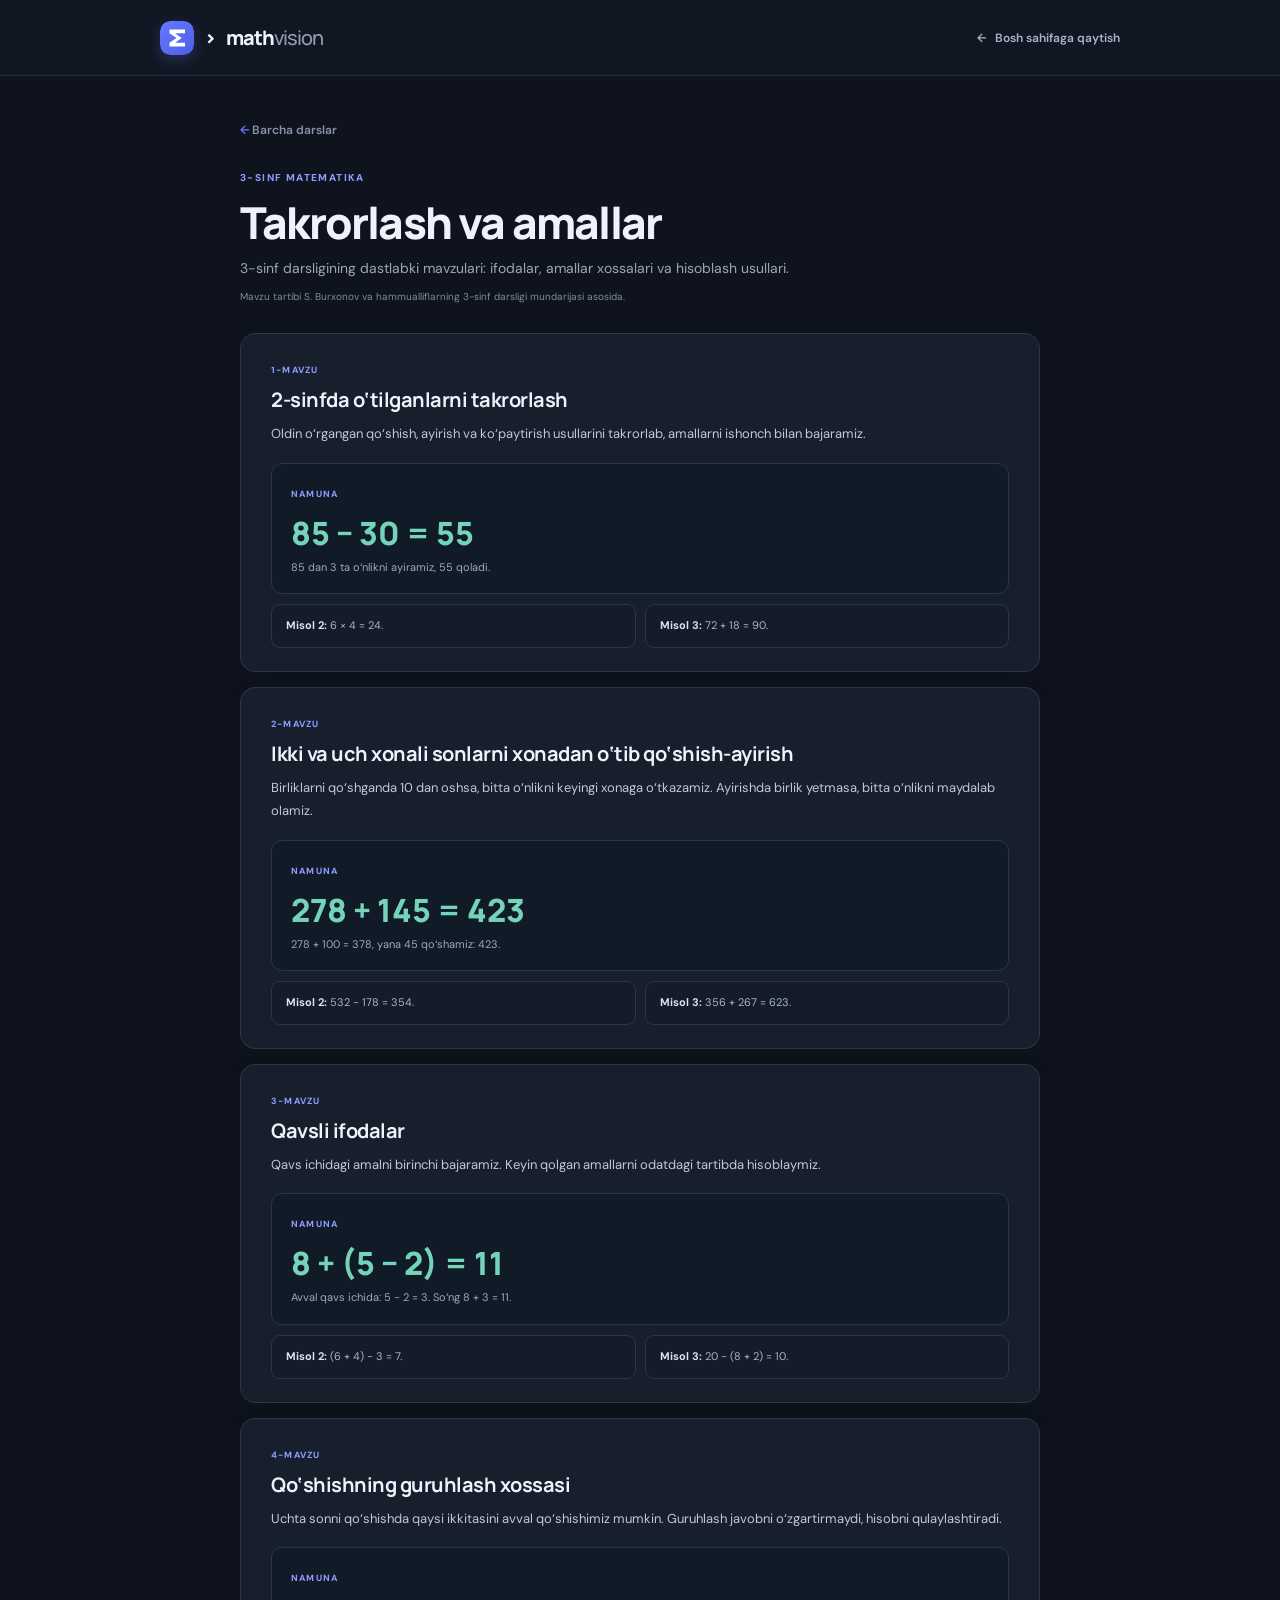
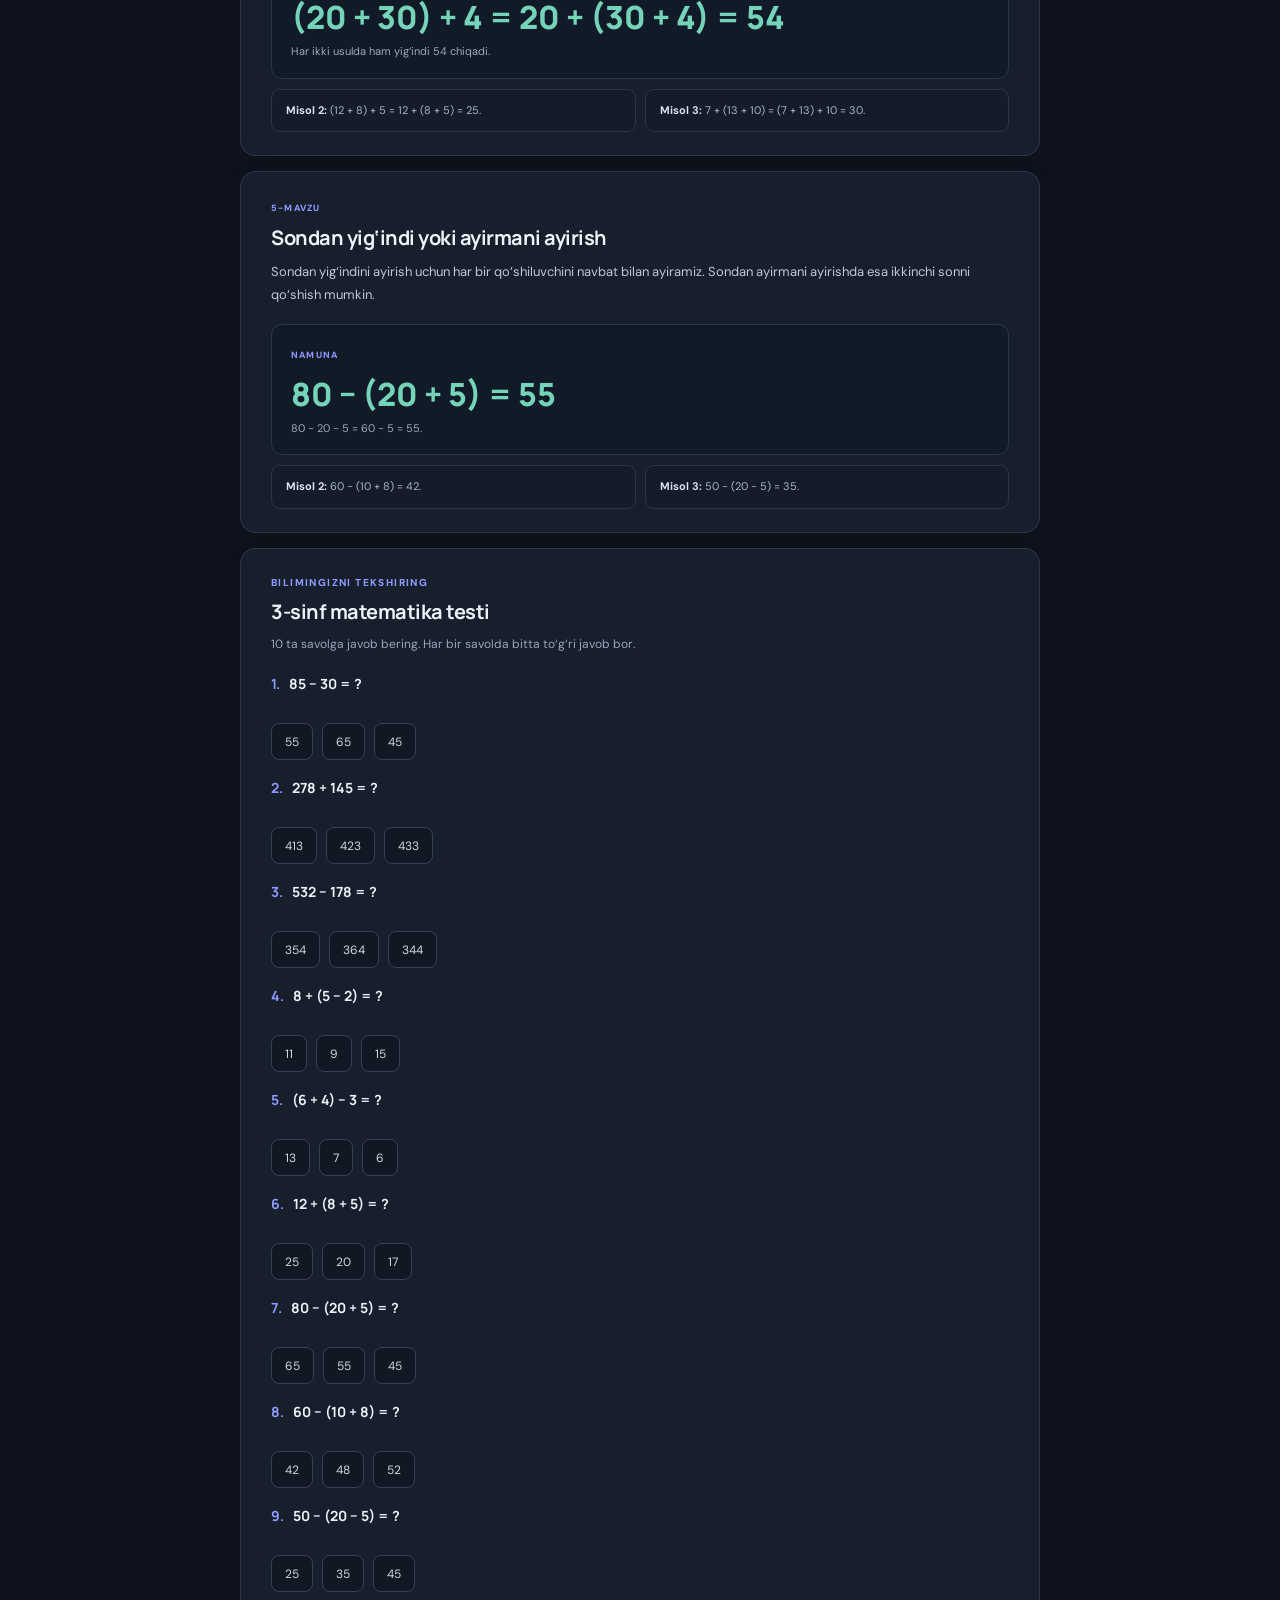
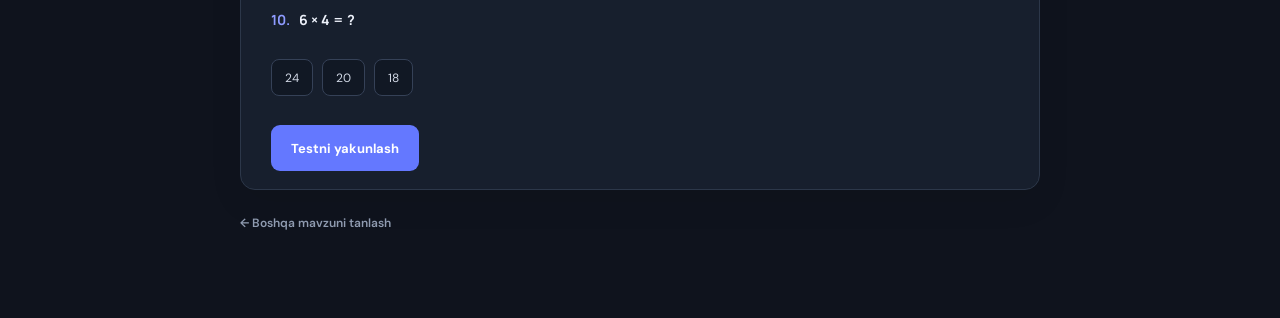
<file: dars3.html>
<!doctype html>
<html lang="uz">
  <head>
    <meta charset="UTF-8" />
    <meta name="viewport" content="width=device-width, initial-scale=1.0" />
    <meta name="theme-color" content="#0f131d" />
    <meta
      name="description"
      content="3-sinf matematika: darslik asosidagi mavzular, misollar va test."
    />
    <title>3-sinf matematika — Math Vision</title>
    <link rel="icon" href="logo.svg" type="image/svg+xml" />
    <link rel="preconnect" href="https://fonts.googleapis.com" />
    <link rel="preconnect" href="https://fonts.gstatic.com" crossorigin />
    <link
      href="https://fonts.googleapis.com/css2?family=DM+Sans:wght@400;500;600;700;800&family=Manrope:wght@400;500;600;700;800&display=swap"
      rel="stylesheet"
    />
    <link rel="stylesheet" href="dars.css" />
  </head>
  <body>
    <header class="lesson-header">
      <a class="brand" href="index.html"
        ><img class="brand-mark" src="logo.svg" alt="Math Vision logosi" />
        ><span>math<span class="brand-light">vision</span></span></a
      ><a class="back-link" href="index.html"
        >← <span>Bosh sahifaga qaytish</span></a
      >
    </header>
    <main class="lesson-page">
      <a class="back-small" href="index.html#lessons">← Barcha darslar</a>
      <section class="lesson-intro">
        <span class="lesson-tag">3-SINF MATEMATIKA</span>
        <h1>Takrorlash va amallar</h1>
        <p>
          3-sinf darsligining dastlabki mavzulari: ifodalar, amallar xossalari
          va hisoblash usullari.
        </p>
        <p class="source-note">
          Mavzu tartibi S. Burxonov va hammualliflarning 3-sinf darsligi
          mundarijasi asosida.
        </p>
      </section>
      <div class="topic-list">
        <section class="learn-card topic-card">
          <span class="topic-number">1-MAVZU</span>
          <h2>2-sinfda o‘tilganlarni takrorlash</h2>
          <p>
            Oldin o‘rgangan qo‘shish, ayirish va ko‘paytirish usullarini
            takrorlab, amallarni ishonch bilan bajaramiz.
          </p>
          <div class="example-box">
            <span class="example-label">NAMUNA</span>
            <div>85 − 30 = 55</div>
            <p>85 dan 3 ta o‘nlikni ayiramiz, 55 qoladi.</p>
          </div>
          <div class="extra-examples">
            <p><b>Misol 2:</b> 6 × 4 = 24.</p>
            <p><b>Misol 3:</b> 72 + 18 = 90.</p>
          </div>
        </section>
        <section class="learn-card topic-card">
          <span class="topic-number">2-MAVZU</span>
          <h2>Ikki va uch xonali sonlarni xonadan o‘tib qo‘shish-ayirish</h2>
          <p>
            Birliklarni qo‘shganda 10 dan oshsa, bitta o‘nlikni keyingi xonaga
            o‘tkazamiz. Ayirishda birlik yetmasa, bitta o‘nlikni maydalab
            olamiz.
          </p>
          <div class="example-box">
            <span class="example-label">NAMUNA</span>
            <div>278 + 145 = 423</div>
            <p>278 + 100 = 378, yana 45 qo‘shamiz: 423.</p>
          </div>
          <div class="extra-examples">
            <p><b>Misol 2:</b> 532 − 178 = 354.</p>
            <p><b>Misol 3:</b> 356 + 267 = 623.</p>
          </div>
        </section>
        <section class="learn-card topic-card">
          <span class="topic-number">3-MAVZU</span>
          <h2>Qavsli ifodalar</h2>
          <p>
            Qavs ichidagi amalni birinchi bajaramiz. Keyin qolgan amallarni
            odatdagi tartibda hisoblaymiz.
          </p>
          <div class="example-box">
            <span class="example-label">NAMUNA</span>
            <div>8 + (5 − 2) = 11</div>
            <p>Avval qavs ichida: 5 − 2 = 3. So‘ng 8 + 3 = 11.</p>
          </div>
          <div class="extra-examples">
            <p><b>Misol 2:</b> (6 + 4) − 3 = 7.</p>
            <p><b>Misol 3:</b> 20 − (8 + 2) = 10.</p>
          </div>
        </section>
        <section class="learn-card topic-card">
          <span class="topic-number">4-MAVZU</span>
          <h2>Qo‘shishning guruhlash xossasi</h2>
          <p>
            Uchta sonni qo‘shishda qaysi ikkitasini avval qo‘shishimiz mumkin.
            Guruhlash javobni o‘zgartirmaydi, hisobni qulaylashtiradi.
          </p>
          <div class="example-box">
            <span class="example-label">NAMUNA</span>
            <div>(20 + 30) + 4 = 20 + (30 + 4) = 54</div>
            <p>Har ikki usulda ham yig‘indi 54 chiqadi.</p>
          </div>
          <div class="extra-examples">
            <p><b>Misol 2:</b> (12 + 8) + 5 = 12 + (8 + 5) = 25.</p>
            <p><b>Misol 3:</b> 7 + (13 + 10) = (7 + 13) + 10 = 30.</p>
          </div>
        </section>
        <section class="learn-card topic-card">
          <span class="topic-number">5-MAVZU</span>
          <h2>Sondan yig‘indi yoki ayirmani ayirish</h2>
          <p>
            Sondan yig‘indini ayirish uchun har bir qo‘shiluvchini navbat bilan
            ayiramiz. Sondan ayirmani ayirishda esa ikkinchi sonni qo‘shish
            mumkin.
          </p>
          <div class="example-box">
            <span class="example-label">NAMUNA</span>
            <div>80 − (20 + 5) = 55</div>
            <p>80 − 20 − 5 = 60 − 5 = 55.</p>
          </div>
          <div class="extra-examples">
            <p><b>Misol 2:</b> 60 − (10 + 8) = 42.</p>
            <p><b>Misol 3:</b> 50 − (20 − 5) = 35.</p>
          </div>
        </section>
      </div>
      <section class="practice-card quiz-card" aria-labelledby="quiz-title">
        <div class="section-kicker">BILIMINGIZNI TEKSHIRING</div>
        <h2 id="quiz-title">3-sinf matematika testi</h2>
        <p class="practice-hint">
          10 ta savolga javob bering. Har bir savolda bitta to‘g‘ri javob bor.
        </p>
        <form id="quiz-form">
          <div id="quiz-questions"></div>
          <button class="quiz-submit" type="submit">Testni yakunlash</button>
        </form>
        <div
          class="quiz-result"
          id="quiz-result"
          role="status"
          aria-live="polite"
        ></div>
      </section>
      <a class="bottom-back" href="index.html#lessons"
        >← Boshqa mavzuni tanlash</a
      >
    </main>
    <script>
      const questions = [
        { q: "85 − 30 = ?", options: ["55", "65", "45"], answer: 0 },
        { q: "278 + 145 = ?", options: ["413", "423", "433"], answer: 1 },
        { q: "532 − 178 = ?", options: ["354", "364", "344"], answer: 0 },
        { q: "8 + (5 − 2) = ?", options: ["11", "9", "15"], answer: 0 },
        { q: "(6 + 4) − 3 = ?", options: ["13", "7", "6"], answer: 1 },
        { q: "12 + (8 + 5) = ?", options: ["25", "20", "17"], answer: 0 },
        { q: "80 − (20 + 5) = ?", options: ["65", "55", "45"], answer: 1 },
        { q: "60 − (10 + 8) = ?", options: ["42", "48", "52"], answer: 0 },
        { q: "50 − (20 − 5) = ?", options: ["25", "35", "45"], answer: 1 },
        { q: "6 × 4 = ?", options: ["24", "20", "18"], answer: 0 },
      ];
      const quizQuestions = document.querySelector("#quiz-questions");
      questions.forEach((question, index) => {
        const fieldset = document.createElement("fieldset");
        fieldset.className = "quiz-question";
        fieldset.innerHTML = `<legend><span>${index + 1}.</span> ${question.q}</legend><div class="quiz-options">${question.options.map((option, optionIndex) => `<label><input type="radio" name="question-${index}" value="${optionIndex}"><span>${option}</span></label>`).join("")}</div>`;
        quizQuestions.append(fieldset);
      });
      document
        .querySelector("#quiz-form")
        .addEventListener("submit", (event) => {
          event.preventDefault();
          const form = new FormData(event.currentTarget);
          let score = 0,
            unanswered = 0;
          questions.forEach((question, index) => {
            const answer = form.get(`question-${index}`);
            if (answer === null) unanswered++;
            else if (Number(answer) === question.answer) score++;
          });
          const result = document.querySelector("#quiz-result");
          if (unanswered) {
            result.textContent = `Yana ${unanswered} ta savolga javob bering.`;
            result.className = "quiz-result result-reminder";
            return;
          }
          result.textContent = `Natijangiz: ${score} / ${questions.length}. ${score >= 8 ? "Barakalla, juda yaxshi!" : "Yaxshi urinish! Mavzularni yana bir ko‘rib chiqing."}`;
          result.className = `quiz-result ${score >= 8 ? "result-success" : "result-reminder"}`;
          result.scrollIntoView({ behavior: "smooth", block: "center" });
        });
    </script>
  </body>
</html>
</file>
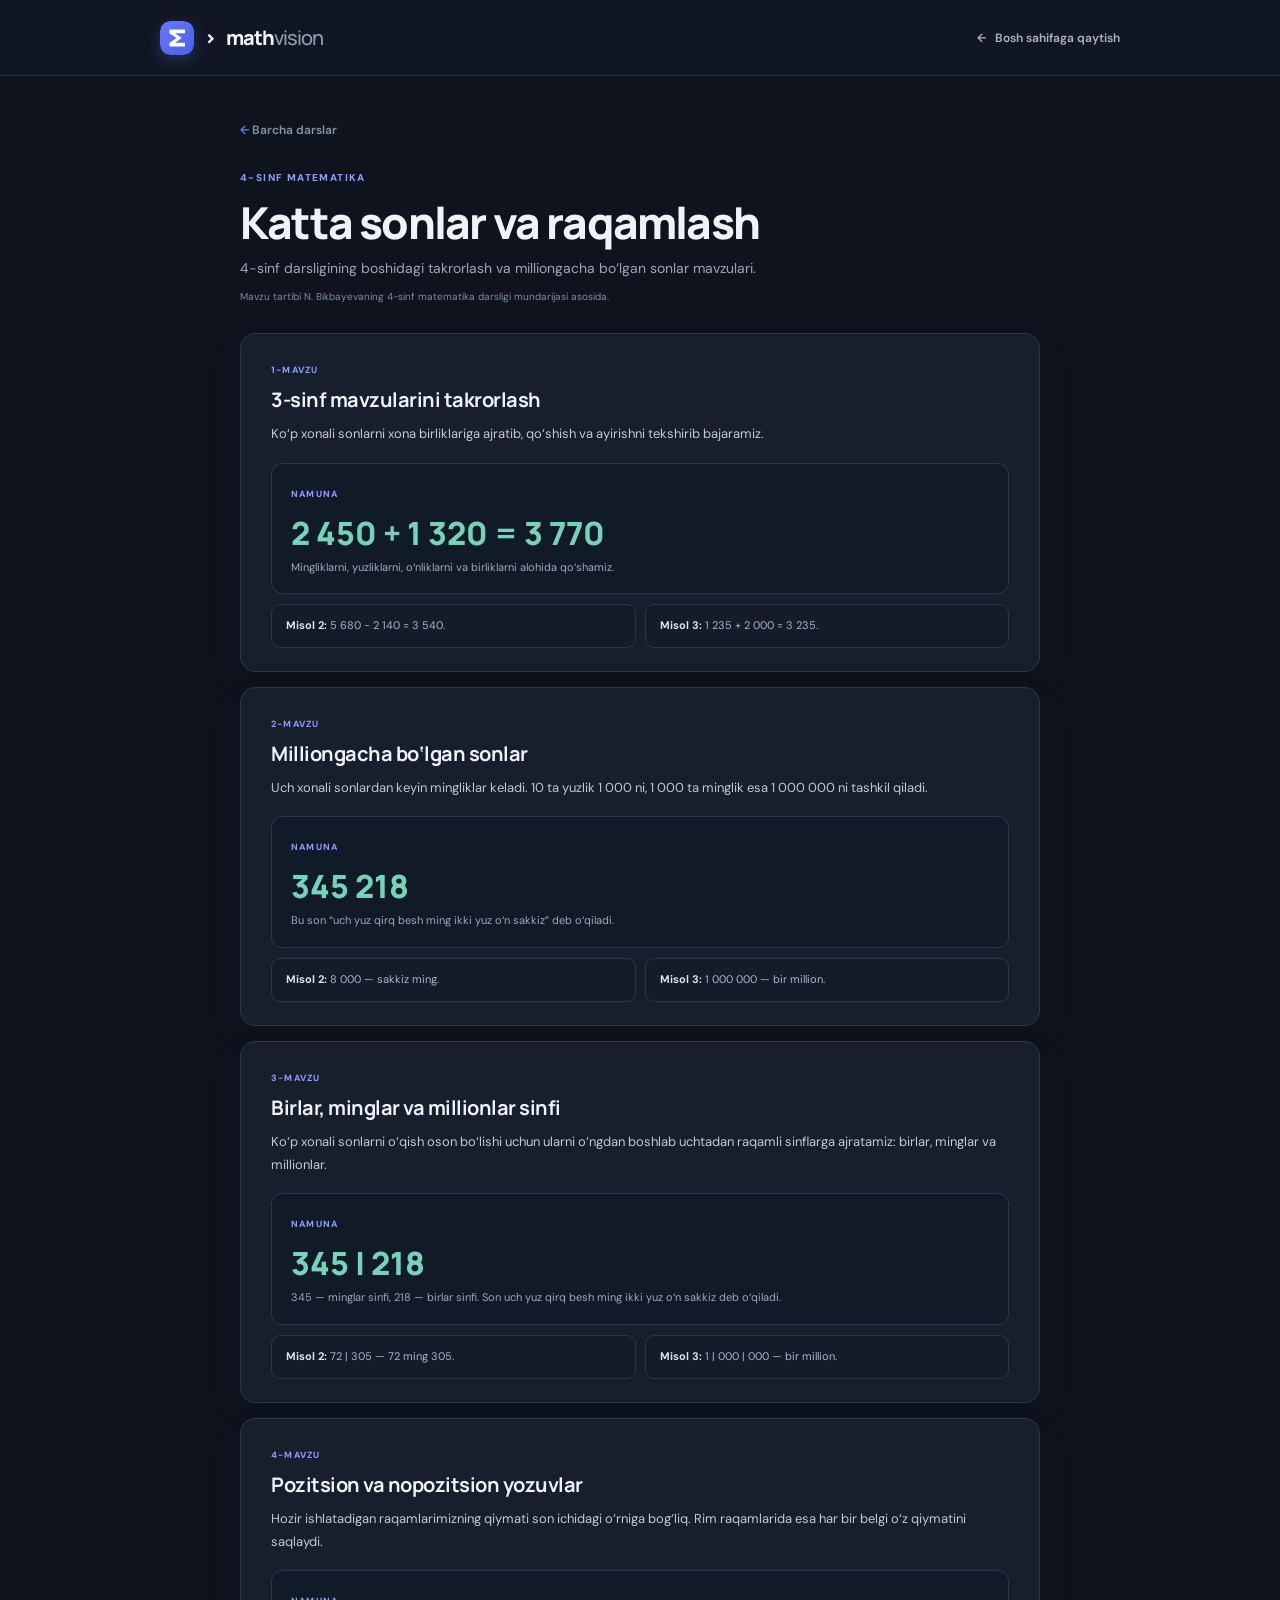
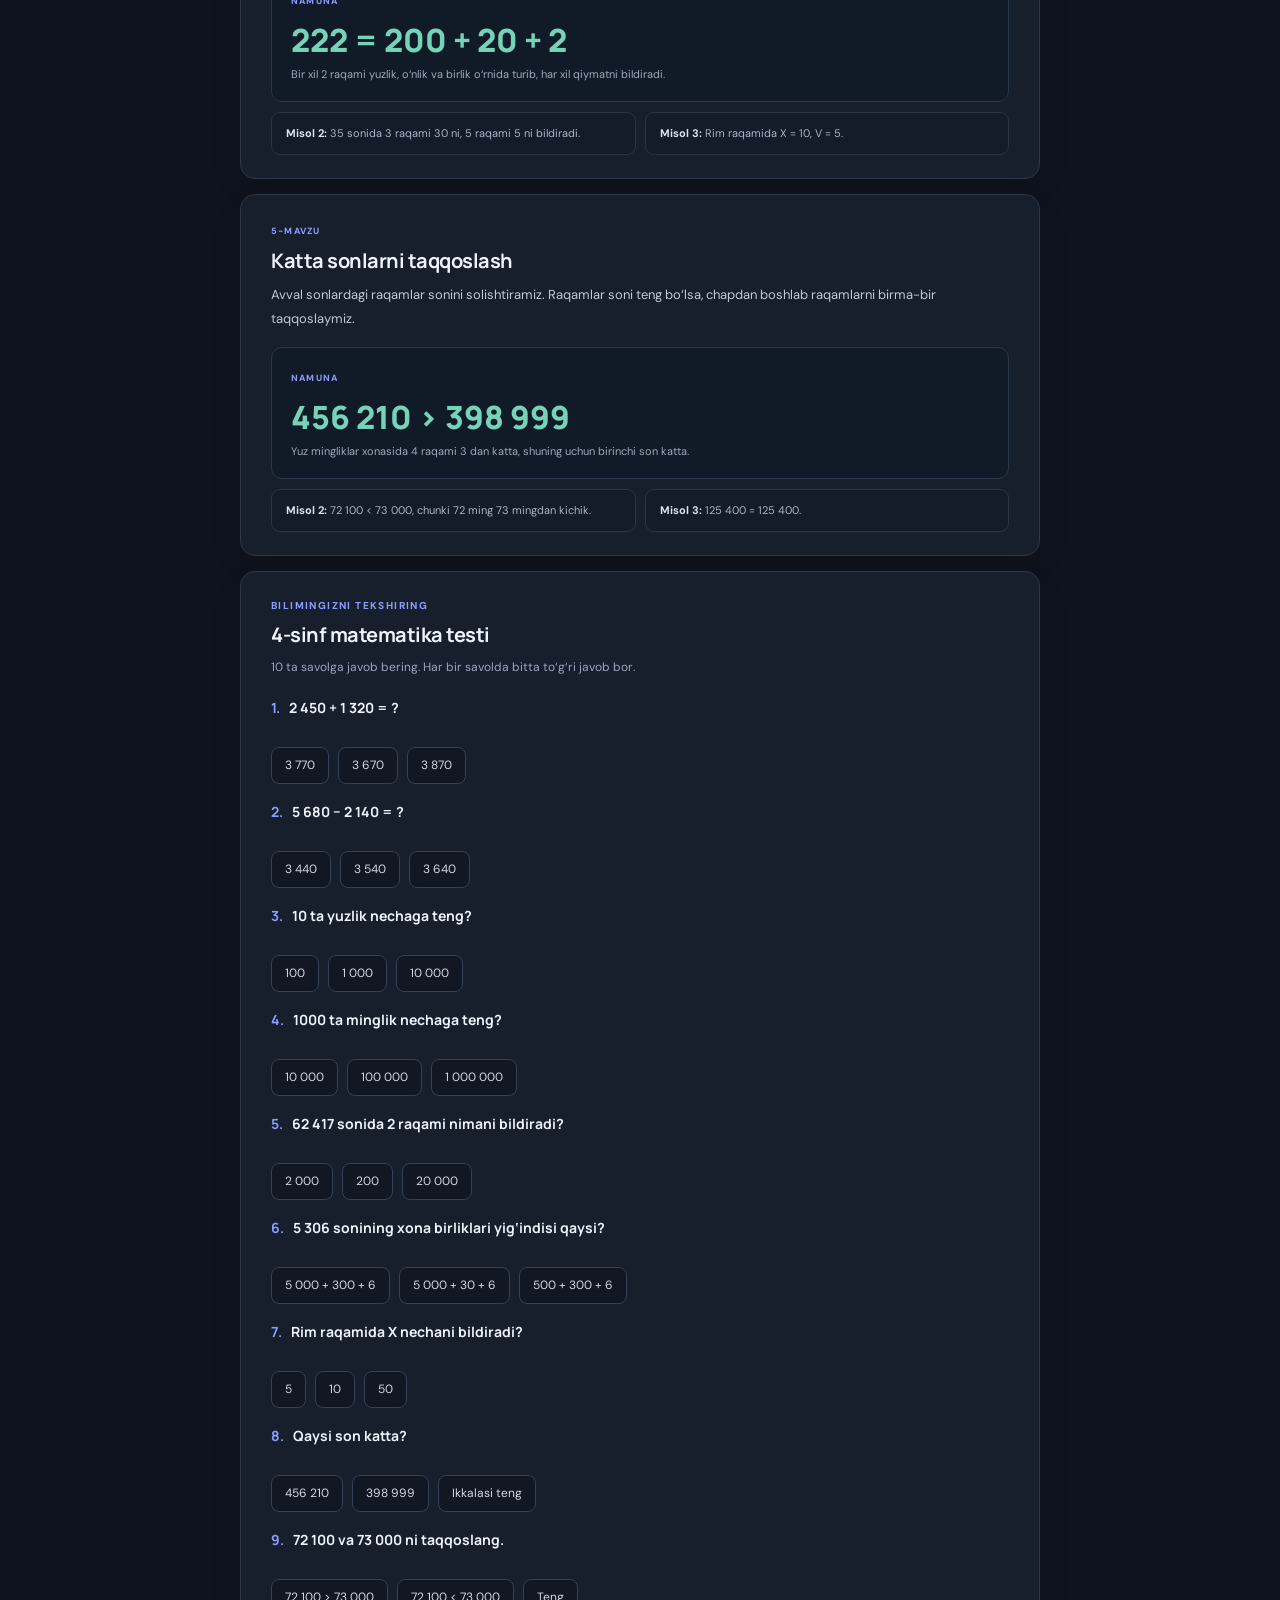
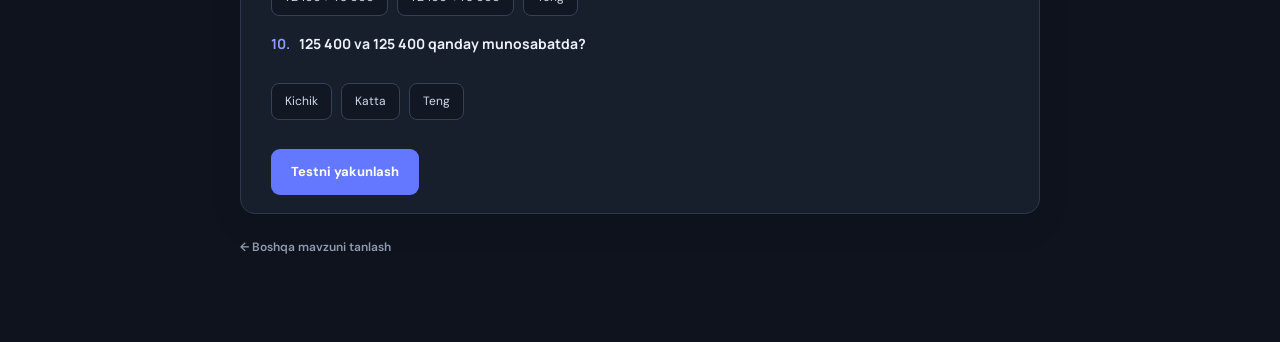
<file: dars4.html>
<!doctype html>
<html lang="uz">
  <head>
    <meta charset="UTF-8" />
    <meta name="viewport" content="width=device-width, initial-scale=1.0" />
    <meta name="theme-color" content="#0f131d" />
    <meta
      name="description"
      content="4-sinf matematika: darslik asosidagi mavzular, misollar va test."
    />
    <title>4-sinf matematika — Math Vision</title>
    <link rel="icon" href="logo.svg" type="image/svg+xml" />
    <link rel="preconnect" href="https://fonts.googleapis.com" />
    <link rel="preconnect" href="https://fonts.gstatic.com" crossorigin />
    <link
      href="https://fonts.googleapis.com/css2?family=DM+Sans:wght@400;500;600;700;800&family=Manrope:wght@400;500;600;700;800&display=swap"
      rel="stylesheet"
    />
    <link rel="stylesheet" href="dars.css" />
  </head>
  <body>
    <header class="lesson-header">
      <a class="brand" href="index.html"
        ><img class="brand-mark" src="logo.svg" alt="Math Vision logosi" />
        ><span>math<span class="brand-light">vision</span></span></a
      ><a class="back-link" href="index.html"
        >← <span>Bosh sahifaga qaytish</span></a
      >
    </header>
    <main class="lesson-page">
      <a class="back-small" href="index.html#lessons">← Barcha darslar</a>
      <section class="lesson-intro">
        <span class="lesson-tag">4-SINF MATEMATIKA</span>
        <h1>Katta sonlar va raqamlash</h1>
        <p>
          4-sinf darsligining boshidagi takrorlash va milliongacha bo‘lgan
          sonlar mavzulari.
        </p>
        <p class="source-note">
          Mavzu tartibi N. Bikbayevaning 4-sinf matematika darsligi mundarijasi
          asosida.
        </p>
      </section>
      <div class="topic-list">
        <section class="learn-card topic-card">
          <span class="topic-number">1-MAVZU</span>
          <h2>3-sinf mavzularini takrorlash</h2>
          <p>
            Ko‘p xonali sonlarni xona birliklariga ajratib, qo‘shish va
            ayirishni tekshirib bajaramiz.
          </p>
          <div class="example-box">
            <span class="example-label">NAMUNA</span>
            <div>2 450 + 1 320 = 3 770</div>
            <p>
              Mingliklarni, yuzliklarni, o‘nliklarni va birliklarni alohida
              qo‘shamiz.
            </p>
          </div>
          <div class="extra-examples">
            <p><b>Misol 2:</b> 5 680 − 2 140 = 3 540.</p>
            <p><b>Misol 3:</b> 1 235 + 2 000 = 3 235.</p>
          </div>
        </section>
        <section class="learn-card topic-card">
          <span class="topic-number">2-MAVZU</span>
          <h2>Milliongacha bo‘lgan sonlar</h2>
          <p>
            Uch xonali sonlardan keyin mingliklar keladi. 10 ta yuzlik 1 000 ni,
            1 000 ta minglik esa 1 000 000 ni tashkil qiladi.
          </p>
          <div class="example-box">
            <span class="example-label">NAMUNA</span>
            <div>345 218</div>
            <p>
              Bu son “uch yuz qirq besh ming ikki yuz o‘n sakkiz” deb o‘qiladi.
            </p>
          </div>
          <div class="extra-examples">
            <p><b>Misol 2:</b> 8 000 — sakkiz ming.</p>
            <p><b>Misol 3:</b> 1 000 000 — bir million.</p>
          </div>
        </section>
        <section class="learn-card topic-card">
          <span class="topic-number">3-MAVZU</span>
          <h2>Birlar, minglar va millionlar sinfi</h2>
          <p>
            Ko‘p xonali sonlarni o‘qish oson bo‘lishi uchun ularni o‘ngdan
            boshlab uchtadan raqamli sinflarga ajratamiz: birlar, minglar va
            millionlar.
          </p>
          <div class="example-box">
            <span class="example-label">NAMUNA</span>
            <div>345 | 218</div>
            <p>
              345 — minglar sinfi, 218 — birlar sinfi. Son uch yuz qirq besh
              ming ikki yuz o‘n sakkiz deb o‘qiladi.
            </p>
          </div>
          <div class="extra-examples">
            <p><b>Misol 2:</b> 72 | 305 — 72 ming 305.</p>
            <p><b>Misol 3:</b> 1 | 000 | 000 — bir million.</p>
          </div>
        </section>
        <section class="learn-card topic-card">
          <span class="topic-number">4-MAVZU</span>
          <h2>Pozitsion va nopozitsion yozuvlar</h2>
          <p>
            Hozir ishlatadigan raqamlarimizning qiymati son ichidagi o‘rniga
            bog‘liq. Rim raqamlarida esa har bir belgi o‘z qiymatini saqlaydi.
          </p>
          <div class="example-box">
            <span class="example-label">NAMUNA</span>
            <div>222 = 200 + 20 + 2</div>
            <p>
              Bir xil 2 raqami yuzlik, o‘nlik va birlik o‘rnida turib, har xil
              qiymatni bildiradi.
            </p>
          </div>
          <div class="extra-examples">
            <p>
              <b>Misol 2:</b> 35 sonida 3 raqami 30 ni, 5 raqami 5 ni bildiradi.
            </p>
            <p><b>Misol 3:</b> Rim raqamida X = 10, V = 5.</p>
          </div>
        </section>
        <section class="learn-card topic-card">
          <span class="topic-number">5-MAVZU</span>
          <h2>Katta sonlarni taqqoslash</h2>
          <p>
            Avval sonlardagi raqamlar sonini solishtiramiz. Raqamlar soni teng
            bo‘lsa, chapdan boshlab raqamlarni birma-bir taqqoslaymiz.
          </p>
          <div class="example-box">
            <span class="example-label">NAMUNA</span>
            <div>456 210 &gt; 398 999</div>
            <p>
              Yuz mingliklar xonasida 4 raqami 3 dan katta, shuning uchun
              birinchi son katta.
            </p>
          </div>
          <div class="extra-examples">
            <p>
              <b>Misol 2:</b> 72 100 &lt; 73 000, chunki 72 ming 73 mingdan
              kichik.
            </p>
            <p><b>Misol 3:</b> 125 400 = 125 400.</p>
          </div>
        </section>
      </div>
      <section class="practice-card quiz-card" aria-labelledby="quiz-title">
        <div class="section-kicker">BILIMINGIZNI TEKSHIRING</div>
        <h2 id="quiz-title">4-sinf matematika testi</h2>
        <p class="practice-hint">
          10 ta savolga javob bering. Har bir savolda bitta to‘g‘ri javob bor.
        </p>
        <form id="quiz-form">
          <div id="quiz-questions"></div>
          <button class="quiz-submit" type="submit">Testni yakunlash</button>
        </form>
        <div
          class="quiz-result"
          id="quiz-result"
          role="status"
          aria-live="polite"
        ></div>
      </section>
      <a class="bottom-back" href="index.html#lessons"
        >← Boshqa mavzuni tanlash</a
      >
    </main>
    <script>
      const questions = [
        {
          q: "2 450 + 1 320 = ?",
          options: ["3 770", "3 670", "3 870"],
          answer: 0,
        },
        {
          q: "5 680 − 2 140 = ?",
          options: ["3 440", "3 540", "3 640"],
          answer: 1,
        },
        {
          q: "10 ta yuzlik nechaga teng?",
          options: ["100", "1 000", "10 000"],
          answer: 1,
        },
        {
          q: "1000 ta minglik nechaga teng?",
          options: ["10 000", "100 000", "1 000 000"],
          answer: 2,
        },
        {
          q: "62 417 sonida 2 raqami nimani bildiradi?",
          options: ["2 000", "200", "20 000"],
          answer: 0,
        },
        {
          q: "5 306 sonining xona birliklari yig‘indisi qaysi?",
          options: ["5 000 + 300 + 6", "5 000 + 30 + 6", "500 + 300 + 6"],
          answer: 0,
        },
        {
          q: "Rim raqamida X nechani bildiradi?",
          options: ["5", "10", "50"],
          answer: 1,
        },
        {
          q: "Qaysi son katta?",
          options: ["456 210", "398 999", "Ikkalasi teng"],
          answer: 0,
        },
        {
          q: "72 100 va 73 000 ni taqqoslang.",
          options: ["72 100 > 73 000", "72 100 < 73 000", "Teng"],
          answer: 1,
        },
        {
          q: "125 400 va 125 400 qanday munosabatda?",
          options: ["Kichik", "Katta", "Teng"],
          answer: 2,
        },
      ];
      const quizQuestions = document.querySelector("#quiz-questions");
      questions.forEach((question, index) => {
        const fieldset = document.createElement("fieldset");
        fieldset.className = "quiz-question";
        fieldset.innerHTML = `<legend><span>${index + 1}.</span> ${question.q}</legend><div class="quiz-options">${question.options.map((option, optionIndex) => `<label><input type="radio" name="question-${index}" value="${optionIndex}"><span>${option}</span></label>`).join("")}</div>`;
        quizQuestions.append(fieldset);
      });
      document
        .querySelector("#quiz-form")
        .addEventListener("submit", (event) => {
          event.preventDefault();
          const form = new FormData(event.currentTarget);
          let score = 0,
            unanswered = 0;
          questions.forEach((question, index) => {
            const answer = form.get(`question-${index}`);
            if (answer === null) unanswered++;
            else if (Number(answer) === question.answer) score++;
          });
          const result = document.querySelector("#quiz-result");
          if (unanswered) {
            result.textContent = `Yana ${unanswered} ta savolga javob bering.`;
            result.className = "quiz-result result-reminder";
            return;
          }
          result.textContent = `Natijangiz: ${score} / ${questions.length}. ${score >= 8 ? "Barakalla, juda yaxshi!" : "Yaxshi urinish! Mavzularni yana bir ko‘rib chiqing."}`;
          result.className = `quiz-result ${score >= 8 ? "result-success" : "result-reminder"}`;
          result.scrollIntoView({ behavior: "smooth", block: "center" });
        });
    </script>
  </body>
</html>
</file>
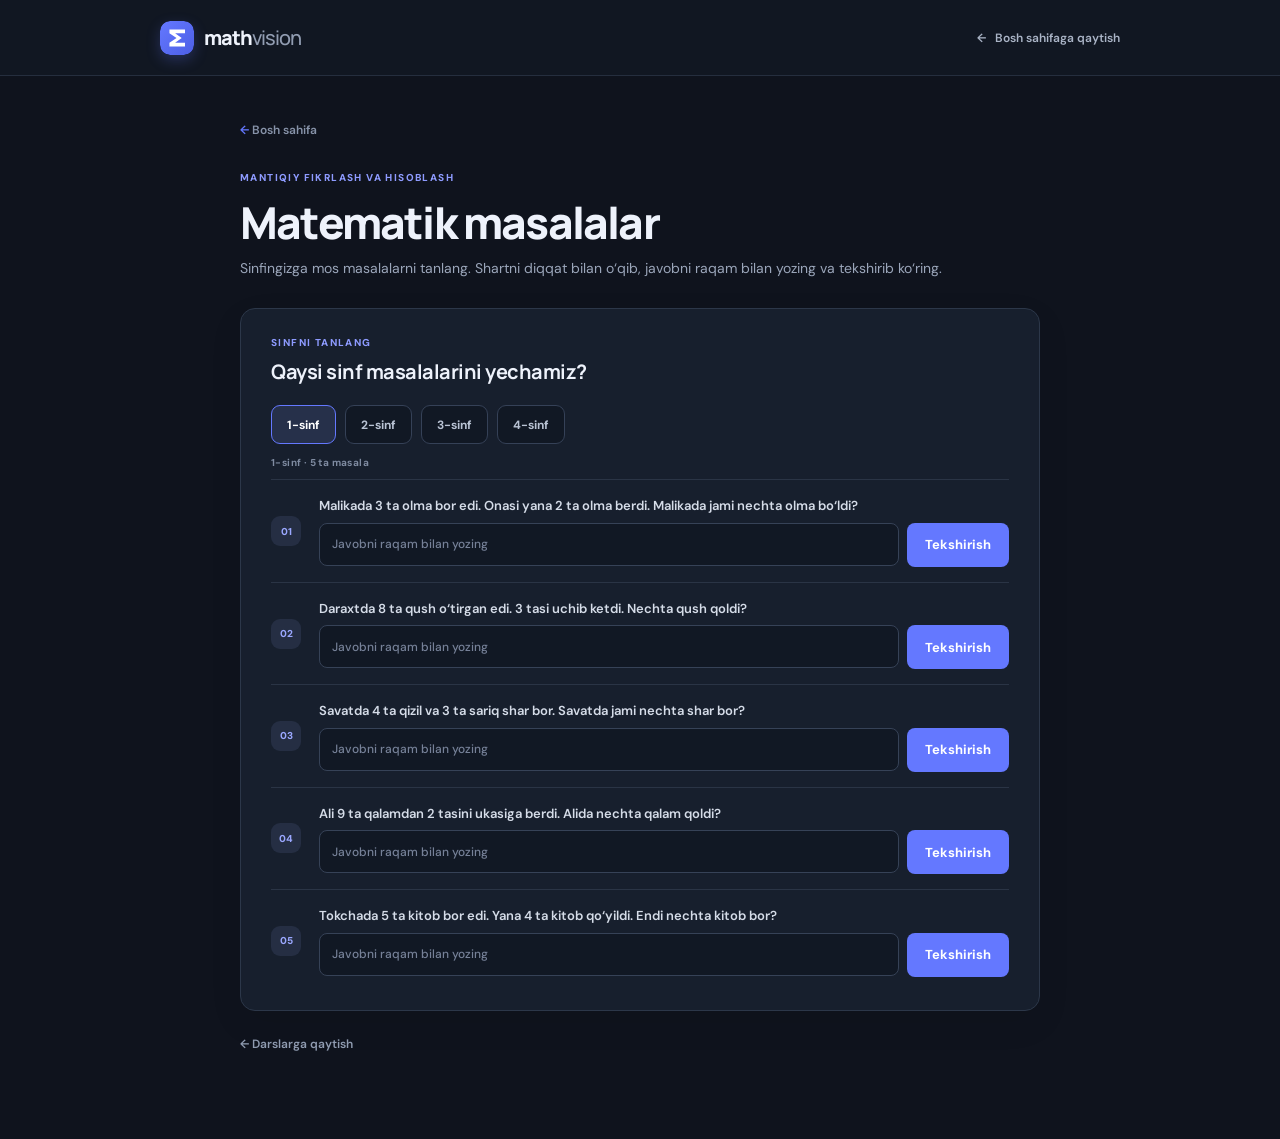
<file: masalalar.html>
<!doctype html>
<html lang="uz">
  <head>
    <meta charset="UTF-8" />
    <meta name="viewport" content="width=device-width, initial-scale=1.0" />
    <meta name="theme-color" content="#0f131d" />
    <meta
      name="description"
      content="1–4-sinf o‘quvchilari uchun matematik masalalar."
    />
    <title>Matematik masalalar — Math Vision</title>
    <link rel="icon" href="logo.svg" type="image/svg+xml" />
    <link rel="preconnect" href="https://fonts.googleapis.com" />
    <link rel="preconnect" href="https://fonts.gstatic.com" crossorigin />
    <link
      href="https://fonts.googleapis.com/css2?family=DM+Sans:wght@400;500;600;700;800&family=Manrope:wght@400;500;600;700;800&display=swap"
      rel="stylesheet"
    />
    <link rel="stylesheet" href="dars.css" />
  </head>
  <body>
    <header class="lesson-header">
      <a class="brand" href="index.html"
        ><img class="brand-mark" src="logo.svg" alt="Math Vision logosi" /><span
          >math<span class="brand-light">vision</span></span
        ></a
      >
      <a class="back-link" href="index.html"
        >← <span>Bosh sahifaga qaytish</span></a
      >
    </header>
    <main class="lesson-page">
      <a class="back-small" href="index.html#practice">← Bosh sahifa</a>
      <section class="lesson-intro">
        <span class="lesson-tag">MANTIQIY FIKRLASH VA HISOBLASH</span>
        <h1>Matematik masalalar</h1>
        <p>
          Sinfingizga mos masalalarni tanlang. Shartni diqqat bilan o‘qib,
          javobni raqam bilan yozing va tekshirib ko‘ring.
        </p>
      </section>
      <section
        class="practice-card problems-card"
        aria-labelledby="problems-title"
      >
        <div class="section-kicker">SINFNI TANLANG</div>
        <h2 id="problems-title">Qaysi sinf masalalarini yechamiz?</h2>
        <div class="grade-tabs" role="group" aria-label="Sinfni tanlang">
          <button
            type="button"
            class="grade-tab selected"
            data-grade="1"
            aria-pressed="true"
          >
            1-sinf
          </button>
          <button
            type="button"
            class="grade-tab"
            data-grade="2"
            aria-pressed="false"
          >
            2-sinf
          </button>
          <button
            type="button"
            class="grade-tab"
            data-grade="3"
            aria-pressed="false"
          >
            3-sinf
          </button>
          <button
            type="button"
            class="grade-tab"
            data-grade="4"
            aria-pressed="false"
          >
            4-sinf
          </button>
        </div>
        <p class="problem-level" id="problem-level">1-sinf · 5 ta masala</p>
        <div id="problem-list" class="exercise-list"></div>
      </section>
      <a class="bottom-back" href="index.html#classes">← Darslarga qaytish</a>
    </main>
    <script>
      const problems = {
        1: [
          {
            q: "Malikada 3 ta olma bor edi. Onasi yana 2 ta olma berdi. Malikada jami nechta olma bo‘ldi?",
            a: "5",
          },
          {
            q: "Daraxtda 8 ta qush o‘tirgan edi. 3 tasi uchib ketdi. Nechta qush qoldi?",
            a: "5",
          },
          {
            q: "Savatda 4 ta qizil va 3 ta sariq shar bor. Savatda jami nechta shar bor?",
            a: "7",
          },
          {
            q: "Ali 9 ta qalamdan 2 tasini ukasiga berdi. Alida nechta qalam qoldi?",
            a: "7",
          },
          {
            q: "Tokchada 5 ta kitob bor edi. Yana 4 ta kitob qo‘yildi. Endi nechta kitob bor?",
            a: "9",
          },
        ],
        2: [
          {
            q: "Kutubxonada 24 ta ertak kitobi bor edi. Yana 13 ta kitob olib kelindi. Jami nechta kitob bo‘ldi?",
            a: "37",
          },
          {
            q: "Bog‘da 42 ta olma pishdi. 18 tasi uzib olindi. Daraxtda nechta olma qoldi?",
            a: "24",
          },
          {
            q: "Sinfda 16 nafar qiz va 13 nafar o‘g‘il bola bor. Sinfda jami nechta o‘quvchi bor?",
            a: "29",
          },
          {
            q: "Do‘konda 50 ta daftar bor edi. 24 tasi sotildi. Nechta daftar qoldi?",
            a: "26",
          },
          {
            q: "Sayohatga 35 nafar bola ketdi, keyin yana 12 nafar bola qo‘shildi. Jami nechta bola bo‘ldi?",
            a: "47",
          },
        ],
        3: [
          {
            q: "Maktab bog‘ida 125 tup olma va 86 tup o‘rik daraxti bor. Jami nechta daraxt bor?",
            a: "211",
          },
          {
            q: "Omborda 360 ta kitob bor edi. Yana 125 ta kitob keltirildi. Endi nechta kitob bo‘ldi?",
            a: "485",
          },
          {
            q: "Do‘konda 500 metr mato bor edi. 175 metri sotildi. Necha metr mato qoldi?",
            a: "325",
          },
          {
            q: "Har birida 6 tadan daftar bo‘lgan 4 ta quti bor. Qutilarda jami nechta daftar bor?",
            a: "24",
          },
          {
            q: "Sayohatchilar 245 metr yo‘l yurdi, keyin yana 178 metr yurdi. Jami necha metr yurishdi?",
            a: "423",
          },
        ],
        4: [
          {
            q: "Kutubxonada 125 000 ta kitob bor edi. Yana 84 500 ta kitob keltirildi. Jami nechta kitob bo‘ldi?",
            a: "209500",
          },
          {
            q: "Bir yo‘lning uzunligi 2 500 metr, ikkinchisiniki 1 500 metr. Ikki yo‘l birgalikda necha metr?",
            a: "4000",
          },
          {
            q: "Bir shaharda 456 210 kishi, boshqasida 398 999 kishi yashaydi. Birinchi shaharda nechta kishi ko‘p?",
            a: "57211",
          },
          {
            q: "To‘g‘ri to‘rtburchakning tomonlari 25 sm va 18 sm. Uning perimetri necha santimetr?",
            a: "86",
          },
          {
            q: "Fermer 1 200 kg olma terdi. Har biri 250 kg dan 3 ta qutiga yana olma joyladi. Jami qancha kg olma bo‘ldi?",
            a: "1950",
          },
        ],
      };
      const problemList = document.querySelector("#problem-list");
      const tabs = document.querySelectorAll(".grade-tab");
      const problemLevel = document.querySelector("#problem-level");
      function renderProblems(grade) {
        problemLevel.textContent = `${grade}-sinf · 5 ta masala`;
        problemList.replaceChildren();
        problems[grade].forEach((problem, index) => {
          const item = document.createElement("article");
          item.className = "exercise word-problem";
          item.innerHTML = `<span class="exercise-number">${String(index + 1).padStart(2, "0")}</span><label class="exercise-question" for="problem-answer-${index}">${problem.q}</label><div class="answer-row"><input id="problem-answer-${index}" type="number" inputmode="numeric" autocomplete="off" aria-label="Masala ${index + 1} javobi" placeholder="Javobni raqam bilan yozing"><button type="button" data-answer="${problem.a}" data-index="${index}">Tekshirish</button></div><p class="answer-feedback" aria-live="polite"></p>`;
          problemList.append(item);
        });
      }
      tabs.forEach((tab) =>
        tab.addEventListener("click", () => {
          tabs.forEach((button) => {
            const selected = button === tab;
            button.classList.toggle("selected", selected);
            button.setAttribute("aria-pressed", String(selected));
          });
          renderProblems(tab.dataset.grade);
        }),
      );
      problemList.addEventListener("click", (event) => {
        const button = event.target.closest("button[data-answer]");
        if (!button) return;
        const input = document.querySelector(
          `#problem-answer-${button.dataset.index}`,
        );
        const feedback = button
          .closest(".exercise")
          .querySelector(".answer-feedback");
        if (input.value === "") {
          feedback.textContent = "Javobni yozib ko‘ring.";
          feedback.className = "answer-feedback feedback-neutral";
        } else if (input.value === button.dataset.answer) {
          feedback.textContent = "To‘g‘ri javob! Barakalla.";
          feedback.className = "answer-feedback feedback-correct";
        } else {
          feedback.textContent =
            "Javob mos kelmadi. Masala shartini yana bir bor hisoblab ko‘ring.";
          feedback.className = "answer-feedback feedback-wrong";
        }
      });
      renderProblems("1");
    </script>
  </body>
</html>
</file>
<file: style.css>
:root {
  --ink: #eef2fb;
  --muted: #a0a9bd;
  --blue: #5268ed;
  --blue-dark: #4358dc;
  --line: #2b3445;
  --paper: #151b27;
  --bg: #0f131d;
  --green: #49bda1;
  --font: "DM Sans", sans-serif;
  --display: "Manrope", sans-serif;
}
* {
  box-sizing: border-box;
}
html {
  scroll-behavior: smooth;
  scroll-padding-top: 90px;
}
body {
  margin: 0;
  background: var(--bg);
  color: var(--ink);
  font-family: var(--font);
  -webkit-font-smoothing: antialiased;
}
a {
  color: inherit;
  text-decoration: none;
}
.wrap {
  width: min(1160px, calc(100% - 64px));
  margin-inline: auto;
}
.site-header {
  height: 78px;
  padding: 0 max(32px, calc((100vw - 1160px) / 2));
  display: flex;
  align-items: center;
  justify-content: space-between;
  border-bottom: 1px solid #262e3d;
  background: rgba(15, 19, 29, 0.94);
  position: sticky;
  top: 0;
  z-index: 10;
  backdrop-filter: blur(14px);
}
.brand {
  display: inline-flex;
  align-items: center;
  gap: 10px;
  font: 800 21px var(--display);
  letter-spacing: -1.1px;
}
.brand-mark {
  display: block;
  width: 35px;
  height: 35px;
  border-radius: 11px;
  object-fit: cover;
  box-shadow: 0 5px 12px #5268ed45;
}
.brand-light {
  font-weight: 500;
  color: #8790a5;
}
.main-nav {
  display: flex;
  align-items: center;
  gap: 36px;
  color: #727a8f;
  font-size: 13px;
  font-weight: 600;
}
.main-nav a {
  transition: color 0.2s;
}
.main-nav a:hover,
.main-nav .nav-active {
  color: var(--blue);
}
.header-button {
  display: flex;
  align-items: center;
  gap: 13px;
  border: 1px solid #30394a;
  border-radius: 9px;
  padding: 11px 15px;
  color: #e5eaf5;
  font-size: 12px;
  font-weight: 700;
}
.header-button span {
  color: var(--blue);
  font-size: 17px;
}
.menu-toggle {
  display: none;
  background: none;
  border: 0;
  color: var(--ink);
  font-size: 22px;
}
.hero {
  min-height: 554px;
  display: grid;
  grid-template-columns: 1fr 1fr;
  align-items: center;
  gap: 42px;
  padding-top: 38px;
  padding-bottom: 50px;
}
.hero-image-space {
  display: flex;
  align-items: center;
  justify-content: center;
  min-height: 435px;
}
.hero-image {
  display: block;
  width: 100%;
  max-height: 435px;
  object-fit: contain;
  border-radius: 14px;
}
.eyebrow {
  display: flex;
  align-items: center;
  gap: 9px;
  color: var(--blue);
  font-size: 10px;
  letter-spacing: 1.25px;
  font-weight: 800;
}
.eyebrow-dot {
  width: 7px;
  height: 7px;
  background: var(--green);
  border-radius: 50%;
  box-shadow: 0 0 0 4px #49bda125;
}
.hero h1 {
  font: 800 clamp(49px, 6vw, 75px)/1.06 var(--display);
  letter-spacing: -4px;
  margin: 20px 0 17px;
}
.hero h1 span {
  color: var(--blue);
}
.hero-text {
  max-width: 440px;
  color: #777f93;
  font-size: 15px;
  line-height: 1.8;
  margin: 0;
}
.hero-actions {
  display: flex;
  align-items: center;
  gap: 25px;
  margin-top: 27px;
}
.button {
  display: inline-flex;
  align-items: center;
  gap: 22px;
  border-radius: 9px;
  padding: 14px 18px;
  font-size: 13px;
  font-weight: 700;
  transition:
    transform 0.2s,
    background 0.2s;
}
.button:hover {
  transform: translateY(-2px);
}
.button-primary {
  background: var(--blue);
  color: white;
  box-shadow: 0 8px 16px #5268ed2b;
}
.button-primary:hover {
  background: var(--blue-dark);
}
.button span {
  font-size: 18px;
}
.text-link {
  display: flex;
  align-items: center;
  gap: 9px;
  color: #606980;
  font-size: 12px;
  font-weight: 700;
}
.play-icon {
  width: 25px;
  height: 25px;
  display: grid;
  place-items: center;
  border: 1px solid #e6e8ef;
  border-radius: 50%;
  font-size: 8px;
  color: var(--blue);
  padding-left: 2px;
}
.hero-proof {
  display: flex;
  align-items: center;
  gap: 11px;
  margin-top: 42px;
}
.avatar-stack {
  display: flex;
  padding-left: 1px;
}
.avatar-stack span {
  display: grid;
  place-items: center;
  width: 32px;
  height: 32px;
  border: 2px solid white;
  border-radius: 50%;
  background: #edf0ff;
  font-size: 17px;
  margin-left: -4px;
}
.avatar-stack span:nth-child(2) {
  background: #eff8ed;
}
.avatar-stack span:nth-child(3) {
  background: #fff2e9;
}
.hero-proof strong,
.hero-proof small {
  display: block;
}
.hero-proof strong {
  font-size: 10px;
}
.hero-proof small {
  font-size: 9px;
  color: #8a91a3;
  margin-top: 3px;
}
.proof-divider {
  height: 29px;
  border-left: 1px solid #e7e9ef;
  margin: 0 8px;
}
.rating span {
  display: block;
  color: #f3b844;
  font-size: 11px;
  letter-spacing: 2px;
}
.hero-art {
  height: 435px;
  position: relative;
  display: grid;
  place-items: center;
  isolation: isolate;
}
.hero-art:before {
  content: "";
  position: absolute;
  width: 340px;
  height: 340px;
  border-radius: 50%;
  background: #f0f2ff;
  z-index: -2;
}
.hero-art:after {
  content: "";
  position: absolute;
  width: 420px;
  height: 420px;
  border: 1px dashed #dce1ff;
  border-radius: 50%;
  z-index: -2;
}
.art-orbit {
  position: absolute;
  border: 1px solid #e2e6ff;
  border-radius: 50%;
  transform: rotate(-22deg);
}
.orbit-one {
  width: 500px;
  height: 210px;
}
.orbit-two {
  width: 440px;
  height: 320px;
  transform: rotate(40deg);
}
.hero-board {
  width: 330px;
  height: 298px;
  background: #1b2230;
  border-radius: 14px;
  box-shadow: 0 25px 70px #34417720;
  transform: rotate(-4deg);
  overflow: hidden;
  border: 1px solid #eef0f6;
}
.board-top {
  height: 41px;
  border-bottom: 1px solid #f0f1f5;
  display: flex;
  align-items: center;
  gap: 5px;
  padding: 0 14px;
}
.board-top > span {
  width: 6px;
  height: 6px;
  background: #f7a99f;
  border-radius: 50%;
}
.board-top > span:nth-child(2) {
  background: #f3c35b;
}
.board-top > span:nth-child(3) {
  background: #72cbb1;
}
.board-top b {
  font: 700 8px var(--font);
  letter-spacing: 1.4px;
  color: #9299ad;
  margin-left: auto;
}
.board-content {
  padding: 25px 29px;
}
.board-label,
.visual-caption {
  font-size: 8px;
  letter-spacing: 1.5px;
  color: #a0a6b7;
  font-weight: 800;
}
.board-title {
  font: 800 24px var(--display);
  letter-spacing: -1px;
  margin: 5px 0 21px;
}
.equation {
  height: 53px;
  border-radius: 8px;
  background: #f5f6ff;
  display: flex;
  align-items: center;
  justify-content: center;
  gap: 22px;
  color: #404962;
  font: 700 19px var(--display);
}
.equation i {
  font-size: 13px;
  font-style: normal;
  color: #a5abbb;
}
.equation-result {
  display: flex;
  align-items: center;
  justify-content: center;
  gap: 7px;
  margin-top: 13px;
  font: 600 13px var(--font);
  color: #8c93a6;
}
.equation-result b {
  font: 800 23px var(--display);
  color: #42b99b;
}
.check {
  color: #42b99b;
  margin-left: 7px;
}
.board-lines {
  margin-top: 17px;
  display: grid;
  gap: 6px;
}
.board-lines span {
  height: 4px;
  border-radius: 3px;
  background: #f0f1f5;
}
.board-lines span:last-child {
  width: 68%;
}
.math-note {
  position: absolute;
  z-index: 2;
  background: #1b2230;
  border: 1px solid #eef0f7;
  box-shadow: 0 7px 24px #33417816;
  border-radius: 9px;
  padding: 11px 14px;
  font: 700 12px var(--display);
  color: #576ae5;
}
.note-a {
  top: 33px;
  left: 5px;
  transform: rotate(-8deg);
}
.note-b {
  right: -3px;
  top: 115px;
  transform: rotate(8deg);
  color: #39ad92;
}
.note-c {
  bottom: 33px;
  left: 24px;
  transform: rotate(6deg);
  color: #ed9f52;
}
.floating-card {
  position: absolute;
  z-index: 2;
  background: #1b2230;
  display: flex;
  align-items: center;
  gap: 10px;
  padding: 11px 13px;
  border-radius: 10px;
  box-shadow: 0 10px 30px #2f3d7521;
}
.floating-card strong,
.floating-card small {
  display: block;
}
.floating-card strong {
  font-size: 10px;
}
.floating-card small {
  font-size: 9px;
  color: #9299aa;
  margin-top: 3px;
}
.progress-card {
  right: 0;
  bottom: 91px;
}
.progress-icon {
  display: grid;
  place-items: center;
  width: 28px;
  height: 28px;
  border-radius: 8px;
  background: #e7f8f2;
  color: #38ad8e;
  font-weight: 800;
}
.steps-card {
  left: 4px;
  bottom: 53px;
}
.steps-card > span {
  font-size: 19px;
  color: #9b77e4;
}
.decor {
  position: absolute;
  color: #8ca0ff;
  font: 700 27px var(--display);
}
.decor-plus {
  top: 83px;
  right: 48px;
}
.decor-cross {
  bottom: 99px;
  right: 35px;
  color: #f1ad68;
}
.decor-spark {
  top: 48px;
  right: 116px;
  color: #5bc3a2;
  font-size: 20px;
}
.benefit-strip {
  display: grid;
  grid-template-columns: repeat(3, 1fr);
  border: 1px solid #293243;
  background: #151b27;
  border-radius: 12px;
  padding: 19px 31px;
  margin-bottom: 92px;
  box-shadow: 0 8px 28px #29355f06;
}
.benefit-strip > div {
  display: flex;
  align-items: center;
  gap: 12px;
  padding: 0 20px;
  border-right: 1px solid #293243;
}
.benefit-strip > div:first-child {
  padding-left: 0;
}
.benefit-strip > div:last-child {
  border: 0;
  padding-right: 0;
}
.benefit-icon {
  width: 37px;
  height: 37px;
  display: grid;
  place-items: center;
  border-radius: 10px;
  font-size: 18px;
  font-weight: 700;
}
.icon-blue {
  background: #eff0ff;
  color: #6879f0;
}
.icon-green {
  background: #e9f8f3;
  color: #43b696;
}
.icon-yellow {
  background: #fff6e7;
  color: #e7aa42;
}
.benefit-strip p {
  margin: 0;
}
.benefit-strip strong,
.benefit-strip small {
  display: block;
}
.benefit-strip strong {
  font-size: 11px;
}
.benefit-strip small {
  font-size: 10px;
  color: #9299aa;
  margin-top: 4px;
}
.section {
  padding-bottom: 90px;
}
.section-heading {
  display: flex;
  justify-content: space-between;
  align-items: flex-end;
  margin-bottom: 25px;
}
.section-heading h2 {
  font: 800 31px/1.2 var(--display);
  letter-spacing: -1.2px;
  margin: 10px 0 7px;
}
.section-heading p {
  font-size: 12px;
  color: #8990a1;
  margin: 0;
}
.all-link {
  font-size: 11px;
  font-weight: 700;
  color: var(--blue);
  padding-bottom: 3px;
}
.all-link span {
  font-size: 17px;
  margin-left: 7px;
}
.class-grid {
  display: grid;
  grid-template-columns: repeat(4, 1fr);
  gap: 15px;
}
.class-card {
  min-height: 204px;
  position: relative;
  overflow: hidden;
  border-radius: 12px;
  padding: 19px 19px 16px;
  display: flex;
  flex-direction: column;
  align-items: flex-start;
  transition:
    transform 0.2s,
    box-shadow 0.2s;
}
.class-card:hover {
  transform: translateY(-4px);
  box-shadow: 0 14px 25px #22294413;
}
.class-card:after {
  content: "";
  position: absolute;
  width: 130px;
  height: 130px;
  border: 1px solid #ffffff75;
  border-radius: 50%;
  right: -39px;
  top: 31px;
  box-shadow:
    0 0 0 15px #ffffff2c,
    0 0 0 31px #ffffff20;
}
.class-1 {
  background: #e9f7f2;
}
.class-2 {
  background: #f0edff;
}
.class-3 {
  background: #fff2e7;
}
.class-4 {
  background: #eaf1ff;
}
.class-symbol {
  position: absolute;
  right: 22px;
  top: 28px;
  color: #59bd9f;
  font: 700 44px var(--display);
  opacity: 0.85;
}
.class-2 .class-symbol {
  color: #9484e1;
}
.class-3 .class-symbol {
  color: #edab6c;
}
.class-4 .class-symbol {
  color: #7087e8;
}
.class-number {
  font-size: 11px;
  letter-spacing: 1.2px;
  font-weight: 800;
  color: #727d8e;
}
.class-card strong {
  font: 800 18px/1.23 var(--display);
  color: #20263b;
  letter-spacing: -0.5px;
  margin-top: 17px;
  position: relative;
  z-index: 1;
}
.class-bottom {
  display: flex;
  justify-content: space-between;
  align-items: center;
  width: 100%;
  margin-top: auto;
  font-size: 9px;
  color: #778194;
  position: relative;
  z-index: 1;
}
.class-bottom i {
  font-size: 14px;
  color: #596de9;
  font-style: normal;
}
.lesson-section {
  background: #121824;
  padding: 77px 0 84px;
}
.lesson-heading {
  margin-bottom: 22px;
}
.lesson-heading h2 {
  font-size: 34px;
  letter-spacing: -0.8px;
}
.search-box {
  height: 39px;
  width: 218px;
  border: 1px solid #30394a;
  background: #1a2230;
  border-radius: 8px;
  display: flex;
  align-items: center;
  gap: 8px;
  padding: 0 12px;
  color: #818aa1;
}
.search-box span {
  font-size: 21px;
  line-height: 1;
}
.search-box input {
  border: 0;
  outline: 0;
  width: 100%;
  font: 500 11px var(--font);
  color: var(--ink);
}
.search-box input::placeholder {
  color: #a0a6b5;
}
.filter-row {
  display: flex;
  gap: 8px;
  margin-bottom: 21px;
}
.filter-chip {
  border: 1px solid #30394a;
  border-radius: 20px;
  background: #1a2230;
  color: #737c91;
  padding: 8px 13px;
  font: 600 10px var(--font);
  cursor: pointer;
  transition: all 0.18s;
}
.filter-chip:hover,
.filter-chip.selected {
  background: var(--blue);
  border-color: var(--blue);
  color: white;
}
.lesson-grid {
  display: grid;
  grid-template-columns: repeat(3, 1fr);
  gap: 16px;
}
.lesson-card {
  background: #1a2230;
  border: 1px solid #293243;
  border-radius: 11px;
  overflow: hidden;
  transition:
    transform 0.2s,
    box-shadow 0.2s;
}
.lesson-card:hover {
  transform: translateY(-3px);
  box-shadow: 0 13px 30px #252d4a11;
}
.lesson-card[hidden] {
  display: none;
}
.lesson-visual {
  height: 139px;
  position: relative;
  overflow: hidden;
  display: flex;
  flex-direction: column;
  align-items: center;
  justify-content: center;
  gap: 10px;
}
.visual-mint {
  background: #e5f6f0;
  color: #31a987;
}
.visual-lilac {
  background: #f0edff;
  color: #8374d6;
}
.visual-peach {
  background: #fff0e6;
  color: #e59355;
}
.visual-blue {
  background: #eaf0ff;
  color: #6076dc;
}
.visual-yellow {
  background: #fff5dc;
  color: #d69e3d;
}
.visual-pink {
  background: #fceaf0;
  color: #d87799;
}
.visual-number {
  font: 800 32px var(--display);
  letter-spacing: -1.8px;
}
.visual-number i {
  font-style: normal;
  color: #efaa51;
}
.visual-caption {
  color: #8c96a1;
  font-size: 7px;
}
.visual-doodle {
  position: absolute;
  font: 700 62px var(--display);
  right: 23px;
  top: 10px;
  opacity: 0.12;
  transform: rotate(12deg);
}
.fraction {
  display: grid;
  justify-items: center;
  gap: 3px;
  color: #806bd7;
  font: 700 26px var(--display);
}
.fraction i {
  height: 2px;
  width: 33px;
  background: #806bd7;
}
.equation-visual {
  font-size: 26px;
}
.triangle-art {
  font: 100px/0.8 var(--display);
  font-weight: 400;
  position: relative;
}
.triangle-art small {
  font-size: 11px;
  position: absolute;
  top: 1px;
  left: 37px;
}
.function-visual,
.derivative-visual {
  font-size: 32px;
}
.lesson-info {
  padding: 15px 16px 14px;
}
.lesson-meta {
  display: flex;
  gap: 7px;
  align-items: center;
  color: #9aa1af;
  font-size: 9px;
}
.lesson-info h3 {
  font: 800 15px var(--display);
  letter-spacing: -0.35px;
  margin: 10px 0 5px;
}
.lesson-info p {
  font-size: 10px;
  color: #848c9e;
  margin: 0;
  line-height: 1.55;
  min-height: 31px;
}
.lesson-link {
  display: flex;
  justify-content: space-between;
  align-items: center;
  border-top: 1px solid #2a3343;
  margin-top: 12px;
  padding: 13px 2px 2px;
  color: var(--blue);
  font-size: 13px;
  font-weight: 700;
}
.lesson-link span {
  font-size: 20px;
}
.empty-state {
  text-align: center;
  color: #858da0;
  font-size: 13px;
  padding: 28px;
}
.practice-band {
  margin-top: 78px;
  margin-bottom: 88px;
  min-height: 294px;
  border-radius: 16px;
  background: #5369ed;
  position: relative;
  overflow: hidden;
  display: grid;
  grid-template-columns: 1fr 1fr;
  align-items: center;
  padding: 40px 68px;
  color: white;
}
.practice-band:before,
.practice-band:after {
  content: "";
  position: absolute;
  border: 1px solid #ffffff20;
  border-radius: 50%;
  width: 400px;
  height: 400px;
  right: 7%;
  top: -230px;
}
.practice-band:after {
  width: 500px;
  height: 500px;
  right: 2%;
  top: -280px;
}
.practice-copy {
  position: relative;
  z-index: 2;
}
.practice-copy .eyebrow {
  color: #c9d0ff;
}
.practice-copy h2 {
  font: 800 33px/1.14 var(--display);
  letter-spacing: -1.3px;
  margin: 10px 0;
}
.practice-copy p {
  max-width: 335px;
  color: #dfe3ff;
  font-size: 11px;
  line-height: 1.7;
  margin: 0 0 19px;
}
.button-light {
  background: white;
  color: #5268e8;
  padding: 11px 14px;
  font-size: 11px;
}
.practice-art {
  height: 220px;
  position: relative;
  display: grid;
  place-items: center;
}
.worksheet {
  width: 300px;
  background: white;
  color: #394159;
  border-radius: 9px;
  padding: 18px 20px;
  transform: rotate(4deg);
  box-shadow: 0 15px 45px #182a8963;
  position: relative;
  z-index: 1;
}
.worksheet-top {
  display: flex;
  justify-content: space-between;
  color: #8f97a9;
  font-size: 8px;
  letter-spacing: 1px;
  padding-bottom: 11px;
  border-bottom: 1px solid #eef0f5;
}
.worksheet-top span {
  color: #b2b8c5;
}
.worksheet-line {
  font: 600 12px var(--font);
  padding: 12px 2px;
  border-bottom: 1px dashed #e9ebf1;
}
.worksheet-line i {
  float: right;
  color: #989fb0;
  font-style: normal;
}
.worksheet-bottom {
  display: flex;
  justify-content: space-between;
  align-items: center;
  margin-top: 12px;
  color: #596ee9;
  font-size: 9px;
  font-weight: 700;
}
.worksheet-bottom b {
  font-size: 16px;
}
.practice-spark,
.practice-plus {
  position: absolute;
  color: #ffda79;
  font-size: 29px;
}
.practice-spark {
  left: 4%;
  top: 17%;
}
.practice-plus {
  right: 6%;
  bottom: 14%;
  font-size: 35px;
}
.how-section {
  padding-bottom: 87px;
}
.centered {
  justify-content: center;
  text-align: center;
}
.centered .eyebrow {
  justify-content: center;
}
.steps {
  display: grid;
  grid-template-columns: repeat(3, 1fr);
  gap: 50px;
  margin-top: 38px;
}
.steps article {
  text-align: center;
  position: relative;
  padding: 0 23px;
}
.steps article:not(:last-child):after {
  content: "";
  position: absolute;
  width: 68px;
  border-top: 1px dashed #d9deeb;
  right: -59px;
  top: 29px;
}
.step-number {
  position: absolute;
  right: calc(50% + 42px);
  top: 5px;
  font-size: 9px;
  font-weight: 800;
  color: #a3aabd;
}
.step-icon {
  display: grid;
  place-items: center;
  width: 57px;
  height: 57px;
  border-radius: 17px;
  margin: 0 auto 15px;
  font-size: 23px;
  font-weight: 700;
}
.step-blue {
  background: #eff0ff;
  color: #6578ec;
}
.step-purple {
  background: #f2edff;
  color: #9675da;
}
.step-orange {
  background: #fff2e5;
  color: #eaa557;
}
.steps h3 {
  font: 800 14px var(--display);
  margin: 0 0 7px;
}
.steps p {
  font-size: 10px;
  line-height: 1.65;
  color: #8a92a3;
  max-width: 225px;
  margin: 0 auto;
}
.footer {
  border-top: 1px solid #293243;
}
.footer-inner {
  height: 75px;
  display: flex;
  align-items: center;
  gap: 20px;
}
.footer-brand {
  font-size: 16px;
}
.footer-brand .brand-mark {
  width: 28px;
  height: 28px;
  border-radius: 8px;
  font-size: 18px;
}
.footer-inner p {
  margin: 0;
  font-size: 10px;
  color: #8a91a2;
}
.footer-inner > span {
  margin-left: auto;
  font-size: 10px;
  color: #9ba1b0;
}
@media (max-width: 900px) {
  .main-nav {
    gap: 20px;
  }
  .hero {
    gap: 5px;
  }
  .hero-art {
    transform: scale(0.88);
    transform-origin: center;
  }
  .class-card {
    padding: 16px;
  }
  .class-card strong {
    font-size: 16px;
  }
  .benefit-strip {
    padding: 17px 18px;
  }
  .benefit-strip > div {
    padding: 0 12px;
  }
  .practice-band {
    padding-inline: 43px;
  }
}
@media (max-width: 680px) {
  .wrap {
    width: min(100% - 38px, 480px);
  }
  .site-header {
    height: 65px;
    padding: 0 19px;
  }
  .brand {
    font-size: 19px;
  }
  .brand-mark {
    width: 32px;
    height: 32px;
  }
  .header-button {
    display: none;
  }
  .menu-toggle {
    display: block;
  }
  .main-nav {
    display: none;
    position: absolute;
    left: 0;
    right: 0;
    top: 64px;
    padding: 18px 22px;
    background: #151b27;
    border-bottom: 1px solid var(--line);
    box-shadow: 0 12px 18px #1c274010;
    flex-direction: column;
    align-items: flex-start;
    gap: 19px;
  }
  .main-nav.nav-open {
    display: flex;
  }
  .hero {
    grid-template-columns: 1fr;
    padding-top: 53px;
    padding-bottom: 35px;
    gap: 0;
  }
  .hero h1 {
    font-size: 56px;
    letter-spacing: -3.3px;
    margin-top: 16px;
  }
  .hero-text {
    font-size: 13px;
    max-width: 400px;
  }
  .hero-proof {
    margin-top: 30px;
  }
  .hero-art {
    height: 338px;
    transform: scale(0.78);
    transform-origin: top center;
    margin: 17px -45px -62px;
  }
  .hero-image-space {
    min-height: 300px;
    margin-top: 10px;
  }
  .hero-board {
    width: 320px;
  }
  .benefit-strip {
    grid-template-columns: 1fr;
    gap: 0;
    padding: 8px 17px;
    margin-bottom: 69px;
  }
  .benefit-strip > div,
  .benefit-strip > div:first-child,
  .benefit-strip > div:last-child {
    padding: 12px 0;
    border-right: 0;
    border-bottom: 1px solid #eceef4;
  }
  .benefit-strip > div:last-child {
    border-bottom: 0;
  }
  .section {
    padding-bottom: 68px;
  }
  .section-heading {
    align-items: flex-start;
    gap: 15px;
  }
  .section-heading h2 {
    font-size: 26px;
  }
  .section-heading p {
    font-size: 11px;
    line-height: 1.55;
  }
  .all-link {
    white-space: nowrap;
    margin-top: 27px;
    font-size: 10px;
  }
  .class-grid {
    grid-template-columns: repeat(2, 1fr);
    gap: 11px;
  }
  .class-card {
    min-height: 183px;
    padding: 15px;
  }
  .class-card strong {
    font-size: 17px;
    margin-top: 14px;
  }
  .class-symbol {
    font-size: 38px;
    right: 16px;
    top: 25px;
  }
  .class-bottom {
    font-size: 8px;
  }
  .lesson-section {
    padding: 61px 0;
  }
  .lesson-heading {
    display: block;
  }
  .lesson-heading h2 {
    font-size: 27px;
  }
  .search-box {
    width: 100%;
    margin-top: 17px;
  }
  .filter-row {
    overflow-x: auto;
    padding-bottom: 5px;
    margin-right: -19px;
  }
  .filter-chip {
    white-space: nowrap;
  }
  .lesson-grid {
    grid-template-columns: 1fr 1fr;
    gap: 11px;
  }
  .lesson-visual {
    height: 113px;
  }
  .visual-number {
    font-size: 25px;
  }
  .visual-caption {
    font-size: 6px;
  }
  .lesson-info {
    padding: 12px;
  }
  .lesson-info h3 {
    font-size: 13px;
    line-height: 1.3;
    min-height: 34px;
  }
  .lesson-info p {
    font-size: 9px;
    min-height: 42px;
  }
  .lesson-meta {
    font-size: 8px;
    gap: 5px;
  }
  .lesson-link {
    font-size: 9px;
    margin-top: 9px;
  }
  .practice-band {
    margin-top: 58px;
    margin-bottom: 66px;
    grid-template-columns: 1fr;
    padding: 31px 25px 25px;
    min-height: 420px;
  }
  .practice-copy h2 {
    font-size: 30px;
  }
  .practice-art {
    height: 210px;
    margin-top: 6px;
  }
  .worksheet {
    width: min(290px, 100%);
  }
  .practice-spark {
    left: 0;
  }
  .practice-plus {
    right: 0;
  }
  .how-section {
    padding-bottom: 65px;
  }
  .steps {
    grid-template-columns: 1fr;
    gap: 28px;
    margin-top: 30px;
  }
  .steps article {
    padding: 0 20px;
  }
  .steps article:not(:last-child):after {
    width: 1px;
    height: 18px;
    border: 0;
    border-left: 1px dashed #d9deeb;
    right: 50%;
    top: auto;
    bottom: -23px;
  }
  .step-icon {
    width: 50px;
    height: 50px;
    margin-bottom: 11px;
  }
  .steps h3 {
    font-size: 13px;
  }
  .steps p {
    font-size: 10px;
  }
  .footer-inner {
    height: auto;
    min-height: 85px;
    display: grid;
    grid-template-columns: 1fr auto;
    gap: 2px 8px;
    padding: 15px 0;
  }
  .footer-inner p {
    grid-column: 1;
    grid-row: 2;
  }
  .footer-inner > span {
    grid-column: 2;
    grid-row: 1/3;
    font-size: 9px;
  }
}
@media (max-width: 370px) {
  .hero h1 {
    font-size: 49px;
  }
  .lesson-grid {
    grid-template-columns: 1fr;
  }
  .lesson-visual {
    height: 135px;
  }
  .lesson-info h3 {
    min-height: 0;
  }
  .lesson-info p {
    min-height: 0;
  }
  .hero-actions {
    gap: 13px;
  }
  .button-primary {
    gap: 12px;
  }
  .class-card {
    min-height: 170px;
  }
}
</file>
<file: dars.css>
:root {
  color-scheme: dark;
  --bg: #0f131d;
  --surface: #171f2d;
  --surface-light: #1d2737;
  --line: #2c3749;
  --text: #eef2fb;
  --muted: #9ba6ba;
  --blue: #6478ff;
  --green: #49bda1;
  --font: "DM Sans", sans-serif;
  --display: "Manrope", sans-serif;
}
* {
  box-sizing: border-box;
}
html {
  scroll-behavior: smooth;
}
body {
  margin: 0;
  min-height: 100vh;
  background: var(--bg);
  color: var(--text);
  font-family: var(--font);
  -webkit-font-smoothing: antialiased;
}
.lesson-header {
  height: 76px;
  padding: 0 max(28px, calc((100vw - 960px) / 2));
  display: flex;
  align-items: center;
  justify-content: space-between;
  background: #111722;
  border-bottom: 1px solid #252e3e;
}
.brand {
  display: flex;
  align-items: center;
  gap: 10px;
  color: var(--text);
  font: 800 20px var(--display);
  letter-spacing: -1px;
  text-decoration: none;
}
.brand-mark {
  display: block;
  width: 34px;
  height: 34px;
  border-radius: 10px;
  object-fit: cover;
  box-shadow: 0 5px 14px #6478ff40;
}
.brand-light {
  color: #929db2;
  font-weight: 500;
}
.back-link,
.back-small,
.bottom-back {
  color: #aab4c6;
  text-decoration: none;
  font-size: 12px;
  font-weight: 600;
}
.back-link {
  display: flex;
  align-items: center;
  gap: 9px;
}
.back-link:first-letter,
.back-small:first-letter {
  color: var(--blue);
}
.back-link:hover,
.back-small:hover,
.bottom-back:hover {
  color: white;
}
.lesson-page {
  width: min(800px, calc(100% - 40px));
  margin: 42px auto 80px;
}
.back-small {
  display: inline-block;
  margin-bottom: 27px;
  color: #8793a9;
}
.lesson-intro {
  margin-bottom: 28px;
}
.lesson-tag,
.section-kicker {
  color: #8e9bff;
  font-size: 10px;
  font-weight: 800;
  letter-spacing: 1.4px;
}
.lesson-intro h1 {
  font: 800 clamp(31px, 5vw, 44px)/1.15 var(--display);
  letter-spacing: -1.8px;
  margin: 11px 0 9px;
}
.lesson-intro p,
.practice-hint {
  color: var(--muted);
  font-size: 14px;
  line-height: 1.7;
  margin: 0;
}
.lesson-intro .source-note {
  margin-top: 8px;
  color: #7f8ba1;
  font-size: 10px;
}
.learn-card,
.practice-card {
  background: var(--surface);
  border: 1px solid var(--line);
  border-radius: 15px;
  padding: 27px 30px;
  margin-bottom: 18px;
  box-shadow: 0 12px 35px #00000012;
}
.learn-card h2,
.practice-card h2 {
  font: 700 20px var(--display);
  letter-spacing: -0.5px;
  margin: 9px 0 9px;
}
.learn-card > p {
  font-size: 13px;
  line-height: 1.8;
  color: #c0c8d6;
  margin: 0;
}
.example-box {
  margin-top: 23px;
  background: #111a27;
  border: 1px solid #29374a;
  border-radius: 11px;
  padding: 17px 19px;
}
.example-label {
  font-size: 9px;
  letter-spacing: 1.2px;
  font-weight: 800;
  color: #8e9bff;
}
.example-box > div {
  font: 800 clamp(23px, 5vw, 32px) var(--display);
  color: #74d3b8;
  margin: 9px 0 4px;
}
.example-box p {
  margin: 0;
  color: #9da9bc;
  font-size: 11px;
  line-height: 1.6;
}
.practice-card {
  padding-bottom: 18px;
}
.practice-hint {
  font-size: 12px;
  margin-bottom: 19px;
}
.grade-tabs {
  display: flex;
  flex-wrap: wrap;
  gap: 9px;
  margin: 20px 0 12px;
}
.grade-tab {
  min-height: 39px;
  border: 1px solid #354157;
  border-radius: 9px;
  background: #111824;
  color: #b9c3d4;
  padding: 0 15px;
  font: 700 12px var(--font);
  cursor: pointer;
}
.grade-tab:hover,
.grade-tab.selected {
  border-color: #6478ff;
  background: #26304a;
  color: white;
}
.problem-level {
  margin: 0 0 10px;
  color: #7f8ba1;
  font-size: 10px;
  font-weight: 700;
  letter-spacing: 0.4px;
}
.word-problem .exercise-question {
  font: 600 13px/1.65 var(--font);
  color: #d5dce8;
}
.word-problem .answer-row input {
  height: 43px;
}
.topic-list .topic-card {
  margin-bottom: 15px;
  padding-top: 23px;
  padding-bottom: 23px;
}
.topic-number {
  color: #8e9bff;
  font-size: 9px;
  font-weight: 800;
  letter-spacing: 1.2px;
}
.topic-card h2 {
  margin-top: 8px;
}
.topic-card .example-box {
  margin-top: 17px;
}
.topic-one {
  margin-top: 15px;
}
.topic-one-heading {
  display: flex;
  align-items: center;
  justify-content: space-between;
  gap: 20px;
  padding: 19px 21px;
  border: 1px solid #2b3548;
  border-radius: 13px;
  background: linear-gradient(120deg, #1b2635, #17202e);
}
.topic-one-heading .section-kicker {
  font-size: 9px;
  letter-spacing: 1.5px;
}
.topic-one-heading h2 {
  margin: 5px 0 4px;
  font-size: clamp(21px, 4vw, 27px);
}
.topic-one-heading p,
.topic-one-task p {
  margin: 0;
  color: var(--muted);
  font-size: 12px;
  line-height: 1.65;
}
.topic-one-mark {
  flex: 0 0 auto;
  color: #7f91ff;
  font-size: 22px;
  letter-spacing: 3px;
}
.topic-one-words {
  display: grid;
  grid-template-columns: repeat(3, 1fr);
  gap: 10px;
  margin: 12px 0;
}
.topic-one-words > span {
  min-height: 74px;
  display: flex;
  align-items: center;
  justify-content: center;
  gap: 11px;
  border: 1px solid #2a3547;
  border-radius: 11px;
  background: #141c29;
  color: #dce4f2;
  font-size: 12px;
}
.shape-icon {
  width: 24px;
  height: 24px;
  display: inline-block;
  border: 2px solid #53b77d;
}
.shape-outline-square {
  background: #53b77d20;
}
.shape-circle {
  border: 0;
  border-radius: 50%;
  background: #5f74f7;
  box-shadow: 10px 4px 0 #43ad70;
  transform: scale(0.78);
}
.shape-size {
  width: 30px;
  height: 19px;
  border-color: #48aa69;
  border-radius: 50%;
  box-shadow:
    9px 6px 0 -2px #15202e,
    9px 6px 0 0 #48aa69;
}
.topic-one-task {
  display: grid;
  grid-template-columns: 31px minmax(0, 1fr);
  gap: 12px;
  margin-top: 12px;
  padding: 17px;
  border: 1px solid #2a3547;
  border-radius: 13px;
  background: #1a2332;
}
.topic-one-task-warm {
  background: #211f2b;
  border-color: #383149;
}
.task-index {
  width: 29px;
  height: 29px;
  display: grid;
  place-items: center;
  border-radius: 9px;
  background: #26334a;
  color: #9aa9ff;
  font-size: 13px;
  font-weight: 800;
}
.topic-one-task-warm .task-index {
  background: #352a37;
  color: #f0b073;
}
.topic-one-task h3 {
  margin: 2px 0 5px;
  font: 700 15px var(--display);
}
.shape-scene,
.shape-pairs {
  min-height: 90px;
  display: flex;
  align-items: center;
  justify-content: space-around;
  gap: 14px;
  margin: 13px 0;
  padding: 14px;
  border: 1px solid #2b3548;
  border-radius: 11px;
  background: #121a26;
}
.named-shape {
  min-width: 0;
  flex: 1 1 0;
  display: flex;
  flex-direction: column;
  align-items: center;
  justify-content: center;
  gap: 8px;
  color: #aeb9cb;
  text-align: center;
}
.named-shape b {
  font-size: 11px;
  font-weight: 600;
  line-height: 1.3;
}
.real-shape {
  width: 46px;
  height: 38px;
  overflow: visible;
}
.real-shape-name {
  color: #c5cedd;
  font-size: 9px;
  font-style: normal;
  line-height: 1.25;
}
.topic-video {
  margin-top: 14px;
  padding: 13px;
  border: 1px solid #2b3548;
  border-radius: 12px;
  background: linear-gradient(145deg, #17202e, #131b28);
}
.topic-video-heading {
  display: flex;
  align-items: center;
  gap: 10px;
  margin: 0 2px 11px;
}
.video-play-mark {
  width: 31px;
  height: 31px;
  display: grid;
  place-items: center;
  padding-left: 2px;
  border-radius: 9px;
  background: #6478ff20;
  color: #91a0ff;
  font-size: 11px;
}
.topic-video-heading b,
.topic-video-heading small {
  display: block;
}
.topic-video-heading b {
  color: #e5eaf4;
  font-size: 12px;
}
.topic-video-heading small {
  margin-top: 2px;
  color: #8793a9;
  font-size: 10px;
}
.topic-video video {
  display: block;
  width: 100%;
  max-height: 430px;
  aspect-ratio: 16 / 9;
  border: 1px solid #354157;
  border-radius: 9px;
  background: #090d14;
  object-fit: contain;
}
.scene-shape,
.pair-shape {
  width: 42px;
  height: 42px;
  display: block;
  flex: 0 1 42px;
}
.scene-square {
  background: #34aa62;
  border: 1px solid #86e1a4;
}
.scene-diamond {
  width: 31px;
  height: 31px;
  flex-basis: 31px;
  background: #ed79ad;
  transform: rotate(45deg) scale(0.78);
}
.scene-circle {
  border-radius: 50%;
  background: #20afd0;
  border: 1px solid #8deaff;
}
.scene-triangle,
.pair-triangle-outline {
  width: 0;
  height: 0;
  flex-basis: 0;
  border-right: 23px solid transparent;
  border-bottom: 42px solid #f2d936;
  border-left: 23px solid transparent;
}
.scene-rectangle {
  height: 34px;
  background: #db4938;
  border: 1px solid #ff9985;
}
.pair-shape {
  width: 37px;
  height: 37px;
  flex-basis: 37px;
}
.pair-square {
  border: 2px solid #4db875;
}
.pair-circle-outline {
  border: 2px solid #4db875;
  border-radius: 50%;
}
.pair-triangle-outline {
  width: 0;
  height: 0;
  flex-basis: 0;
  border: 0;
  border-right: 20px solid transparent;
  border-bottom: 36px solid #929fff;
  border-left: 20px solid transparent;
  background: transparent;
}
.pair-circle-filled {
  border-radius: 50%;
  background: #5269db;
}
.pair-circle-green {
  border-radius: 50%;
  background: #39a95c;
}
.task-question {
  padding: 10px 12px;
  border-radius: 8px;
  background: #141c29;
  color: #aeb9cb;
  font-size: 11px;
  line-height: 1.6;
}
.task-question b {
  color: #dce4f2;
}
.extra-examples {
  display: grid;
  grid-template-columns: repeat(2, minmax(0, 1fr));
  gap: 9px;
  margin-top: 10px;
}
.extra-examples p {
  margin: 0;
  padding: 12px 14px;
  border: 1px solid #2a3547;
  border-radius: 9px;
  background: #141c29;
  color: #aab5c8;
  font-size: 11px;
  line-height: 1.6;
}
.extra-examples b,
.extra-examples strong {
  color: #dbe2f0;
}
.quiz-question {
  min-width: 0;
  margin: 0;
  padding: 17px 0;
  border: 0;
  border-top: 1px solid #2a3445;
}
.quiz-question legend {
  width: 100%;
  padding: 0;
  font: 700 14px/1.5 var(--display);
}
.quiz-question legend span {
  color: #8e9bff;
  margin-right: 6px;
}
.quiz-options {
  display: flex;
  flex-wrap: wrap;
  gap: 9px;
  margin-top: 12px;
}
.quiz-options label {
  position: relative;
  cursor: pointer;
}
.quiz-options input {
  position: absolute;
  opacity: 0;
  pointer-events: none;
}
.quiz-options label span {
  display: inline-flex;
  min-height: 37px;
  align-items: center;
  border: 1px solid #354157;
  border-radius: 8px;
  background: #111824;
  color: #d2d9e6;
  padding: 8px 13px;
  font-size: 12px;
  transition:
    border-color 0.15s,
    background 0.15s;
}
.quiz-options input:checked + span {
  border-color: #7182ff;
  background: #26304a;
  color: white;
}
.quiz-options input:focus-visible + span {
  outline: 2px solid #9ca8ff;
  outline-offset: 2px;
}
.quiz-submit {
  min-height: 46px;
  margin-top: 12px;
  border: 0;
  border-radius: 9px;
  background: #6478ff;
  color: white;
  padding: 0 20px;
  font: 700 13px var(--font);
  cursor: pointer;
}
.quiz-submit:hover {
  background: #5268ed;
}
.quiz-result {
  margin-top: 14px;
  font-size: 13px;
  font-weight: 700;
}
.quiz-result:empty {
  display: none;
}
.result-success {
  color: #64d2ac;
}
.result-reminder {
  color: #ffd07a;
}
.exercise {
  position: relative;
  display: grid;
  grid-template-columns: 38px 1fr;
  gap: 6px 10px;
  align-items: center;
  padding: 15px 0;
  border-top: 1px solid #2a3445;
}
.exercise-number {
  grid-row: span 2;
  display: grid;
  place-items: center;
  width: 30px;
  height: 30px;
  border-radius: 9px;
  background: #252e43;
  color: #9ba8ff;
  font-size: 10px;
  font-weight: 800;
}
.exercise-question {
  font: 700 14px var(--display);
  line-height: 1.5;
}
.answer-row {
  display: flex;
  gap: 8px;
}
.answer-row input {
  min-width: 0;
  flex: 1;
  height: 39px;
  padding: 0 12px;
  border: 1px solid #364257;
  border-radius: 8px;
  background: #111824;
  color: var(--text);
  font: 500 12px var(--font);
  outline: none;
}
.answer-row input:focus {
  border-color: #7485ff;
  box-shadow: 0 0 0 3px #6478ff24;
}
.answer-row input::placeholder {
  color: #768198;
}
.answer-row button {
  min-height: 44px;
  border: 0;
  border-radius: 8px;
  background: #6478ff;
  color: white;
  padding: 0 18px;
  font: 700 13px var(--font);
  cursor: pointer;
  transition: background 0.18s;
}
.answer-row button:hover {
  background: #5268ed;
}
.answer-feedback {
  grid-column: 2;
  margin: 1px 0 0;
  min-height: 0;
  font-size: 11px;
  font-weight: 600;
}
.answer-feedback:empty {
  display: none;
}
.feedback-neutral {
  color: #9ba6ba;
}
.feedback-correct {
  color: #64d2ac;
}
.feedback-wrong {
  color: #ff9b91;
}
.bottom-back {
  display: inline-block;
  margin: 7px 0;
  color: #8f9bb0;
}
.bottom-back:hover {
  color: white;
}
@media (max-width: 600px) {
  .lesson-header {
    height: 66px;
    padding: 0 19px;
  }
  .brand {
    font-size: 18px;
  }
  .brand-mark {
    width: 31px;
    height: 31px;
  }
  .back-link {
    font-size: 0;
  }
  .back-link:first-letter {
    font-size: 19px;
  }
  .lesson-page {
    width: calc(100% - 34px);
    margin: 30px auto 55px;
  }
  .back-small {
    margin-bottom: 22px;
  }
  .learn-card,
  .practice-card {
    padding: 21px 18px;
    border-radius: 12px;
  }
  .learn-card h2,
  .practice-card h2 {
    font-size: 18px;
  }
  .learn-card > p {
    font-size: 12px;
  }
  .topic-list .topic-card {
    padding-top: 19px;
    padding-bottom: 19px;
  }
  .topic-one-heading {
    padding: 16px;
  }
  .topic-one-mark {
    display: none;
  }
  .topic-one-words {
    gap: 6px;
  }
  .topic-one-words > span {
    min-height: 65px;
    flex-direction: column;
    gap: 5px;
    font-size: 11px;
  }
  .topic-one-task {
    grid-template-columns: 25px minmax(0, 1fr);
    gap: 9px;
    padding: 13px 11px;
  }
  .task-index {
    width: 25px;
    height: 25px;
  }
  .shape-scene,
  .shape-pairs {
    min-height: 72px;
    gap: 8px;
    padding: 11px 7px;
  }
  .named-shape {
    gap: 7px;
  }
  .named-shape b {
    font-size: 10px;
  }
  .real-shape {
    width: 40px;
    height: 34px;
  }
  .scene-shape,
  .pair-shape {
    width: 32px;
    height: 32px;
    flex-basis: 32px;
  }
  .scene-triangle,
  .pair-triangle-outline {
    width: 0;
    height: 0;
    flex-basis: 0;
    border-right-width: 18px;
    border-bottom-width: 32px;
    border-left-width: 18px;
  }
  .scene-rectangle {
    height: 27px;
  }
  .extra-examples {
    grid-template-columns: 1fr;
    gap: 7px;
  }
  .quiz-question legend {
    font-size: 12px;
  }
  .quiz-options {
    gap: 7px;
  }
  .quiz-options label span {
    padding: 8px 10px;
    font-size: 11px;
  }
  .example-box {
    padding: 15px;
  }
  .exercise {
    grid-template-columns: 31px 1fr;
    gap: 7px;
  }
  .exercise-number {
    width: 27px;
    height: 27px;
  }
  .exercise-question {
    font-size: 12px;
  }
  .word-problem .exercise-question {
    font-size: 12px;
  }
  .answer-row button {
    padding: 0 12px;
    font-size: 11px;
  }
  .answer-feedback {
    font-size: 10px;
  }
}
</file>
